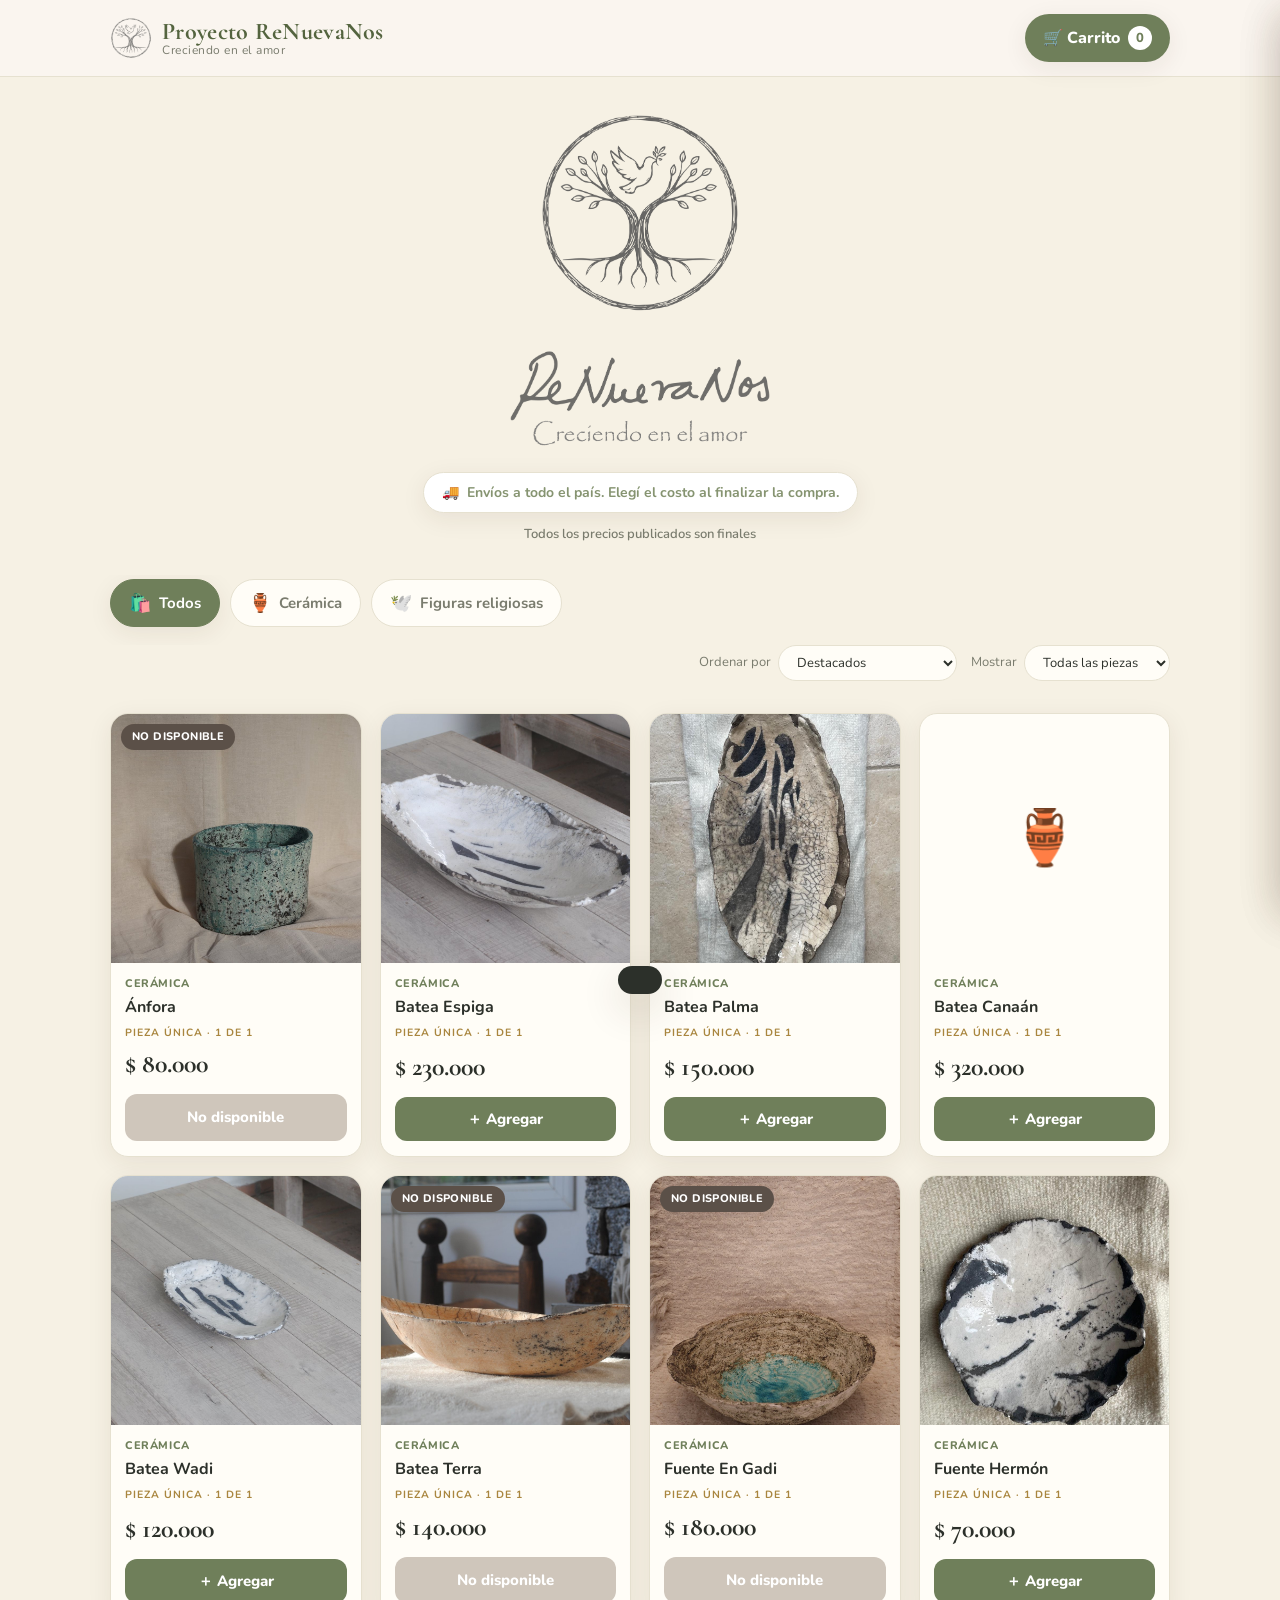
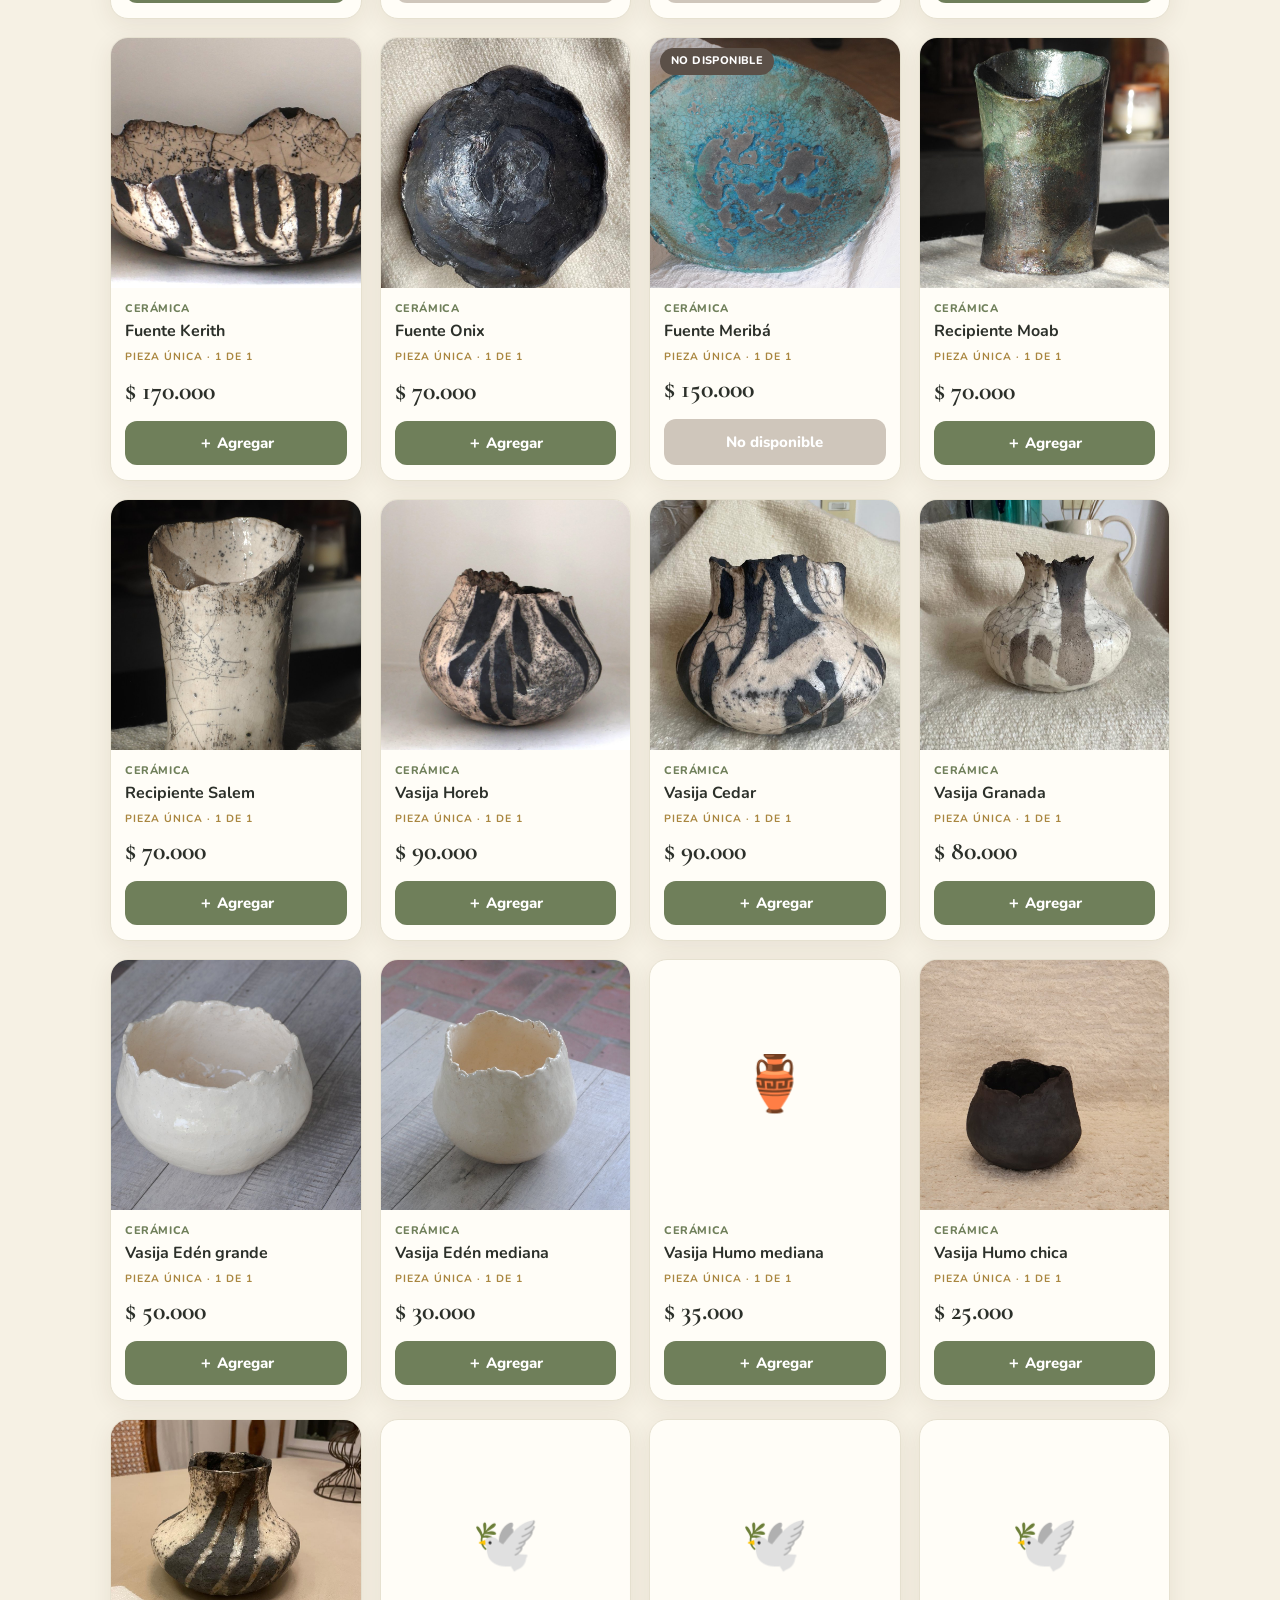
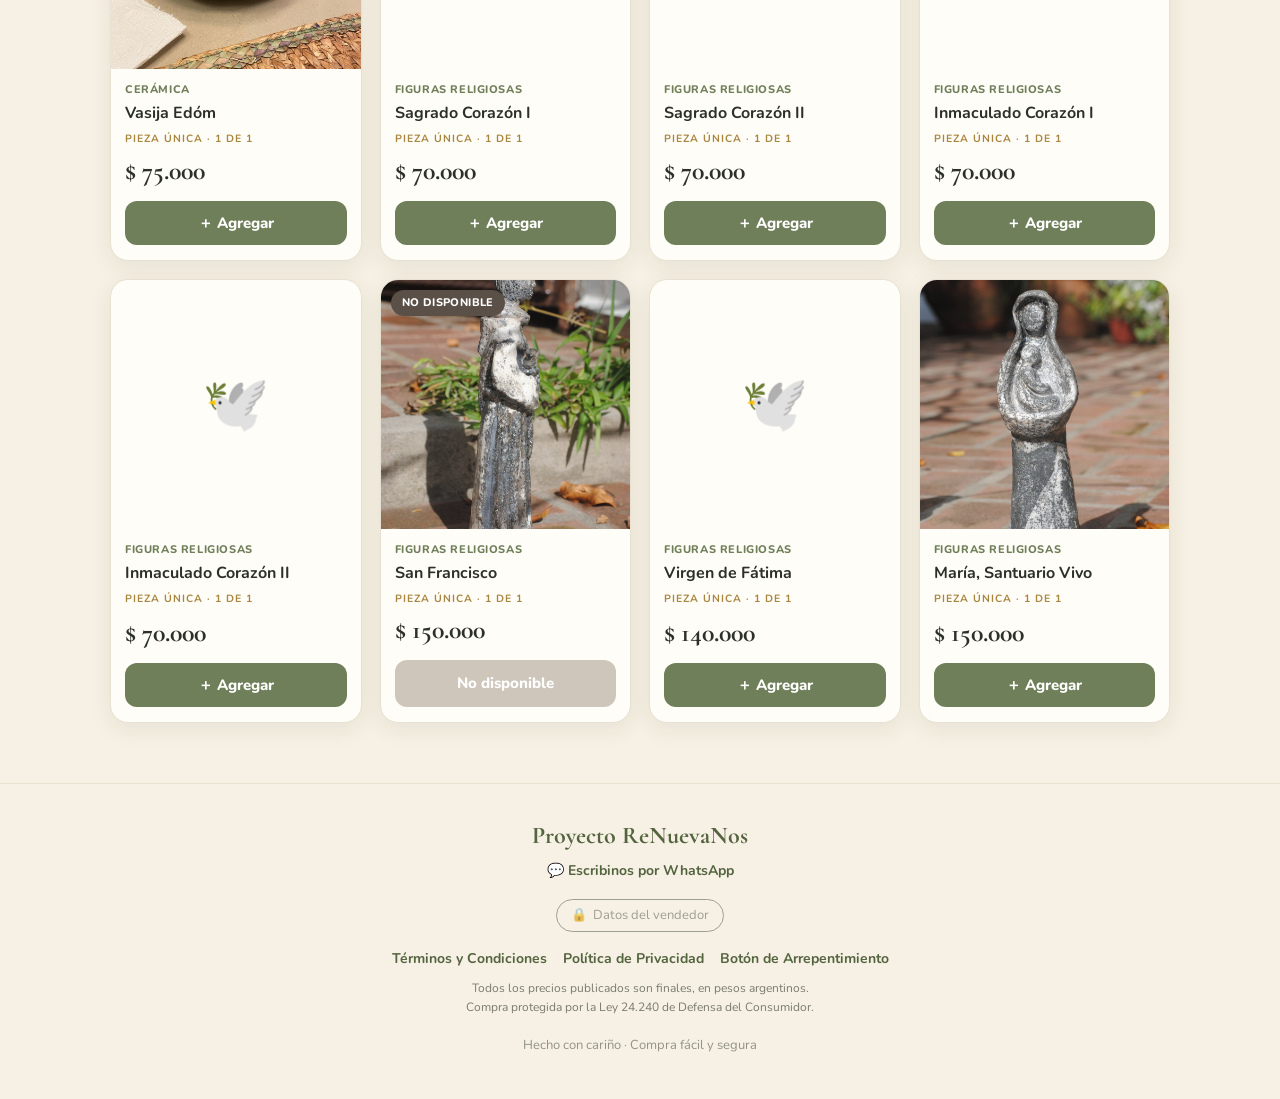
<file: index.html>
<!DOCTYPE html>
<html lang="es">
<head>
<meta charset="UTF-8">
<meta name="viewport" content="width=device-width, initial-scale=1.0">
<meta name="theme-color" content="#6f7f5a">
<title>Tienda</title>
<link rel="manifest" href="manifest.json">
<link rel="icon" href="icon-512.png">
<link href="https://fonts.googleapis.com/css2?family=Cormorant+Garamond:wght@500;600;700&family=Nunito:wght@400;500;600;700;800&display=swap" rel="stylesheet">
<link rel="stylesheet" href="legal.css">
<style>
:root{
  --bg:#f6f1e4;        /* fondo crema cálido */
  --surface:#fffdf7;
  --ink:#2c302a;        /* texto principal */
  --soft:#7a7c6e;       /* texto secundario */
  --line:#e6e1d0;
  --clay:#6f7f5a;       /* verde tallo / oliva (color principal) */
  --clay-dk:#54643f;    /* verde más oscuro */
  --sage:#869471;       /* verde salvia (secundario) */
  --gold:#c2a662;
  --ok:#3a8a52;
  --danger:#c0492f;
  --r:18px;
  --shadow:0 6px 24px rgba(60,40,20,.08);
  --shadow-lg:0 14px 40px rgba(60,40,20,.16);
}
*{box-sizing:border-box;margin:0;padding:0;-webkit-tap-highlight-color:transparent;}
html{scroll-behavior:smooth;}
body{
  background:var(--bg);color:var(--ink);
  font-family:'Nunito',system-ui,sans-serif;font-size:17px;line-height:1.5;
  overflow-x:hidden;-webkit-text-size-adjust:100%;
}
img{max-width:100%;display:block;-webkit-user-drag:none;user-select:none;-webkit-user-select:none;}
button{font-family:inherit;cursor:pointer;border:none;background:none;color:inherit;}
.serif{font-family:'Cormorant Garamond',Georgia,serif;}

/* ── LAYOUT ── */
.wrap{max-width:1100px;margin:0 auto;padding:0 20px;}

/* ── HEADER ── */
header{
  position:sticky;top:0;z-index:40;background:rgba(250,246,240,.92);
  backdrop-filter:blur(10px);border-bottom:1px solid var(--line);
}
.hbar{display:flex;align-items:center;justify-content:space-between;gap:14px;padding:14px 20px;max-width:1100px;margin:0 auto;}
.brand{display:flex;align-items:center;gap:10px;cursor:pointer;}
.brand-logo{width:42px;height:42px;flex-shrink:0;}
.brand-text{display:flex;flex-direction:column;line-height:1.05;}
.brand b{font-family:'Cormorant Garamond',serif;font-weight:700;font-size:24px;color:var(--clay-dk);letter-spacing:.3px;}
.brand span{font-size:12px;color:var(--soft);letter-spacing:.5px;}
.cart-btn{
  display:flex;align-items:center;gap:8px;background:var(--clay);color:#fff;
  font-weight:800;font-size:16px;padding:12px 18px;border-radius:50px;
  box-shadow:var(--shadow);transition:transform .15s,background .2s;
}
.cart-btn:active{transform:scale(.95);}
.cart-btn .count{
  background:#fff;color:var(--clay);min-width:24px;height:24px;border-radius:50px;
  display:inline-flex;align-items:center;justify-content:center;font-size:13px;font-weight:800;padding:0 6px;
}

/* ── HERO ── */
.hero{padding:38px 0 30px;text-align:center;}
.hero-logo{width:min(260px,66%);height:auto;margin:0 auto 6px;display:block;}
.sr-only{position:absolute;width:1px;height:1px;padding:0;margin:-1px;overflow:hidden;clip:rect(0,0,0,0);border:0;}
.hero h1{font-family:'Cormorant Garamond',serif;font-size:clamp(34px,7vw,56px);font-weight:700;color:var(--ink);line-height:1.05;}
.hero p{color:var(--soft);font-size:18px;margin-top:12px;max-width:560px;margin-left:auto;margin-right:auto;}
.hero .ship{display:inline-flex;align-items:center;gap:8px;margin-top:20px;background:#fff;border:1px solid var(--line);border-radius:50px;padding:9px 18px;font-size:14px;color:var(--sage);font-weight:700;box-shadow:var(--shadow);}
.hero .iva-note{margin-top:12px;font-size:13px;color:var(--soft);font-weight:600;}

/* ── CATEGORÍAS ── */
.cats{display:flex;gap:10px;overflow-x:auto;padding:4px 20px 18px;scrollbar-width:none;max-width:1100px;margin:0 auto;}
.cats::-webkit-scrollbar{display:none;}
.cat{
  flex-shrink:0;display:inline-flex;align-items:center;gap:8px;
  background:var(--surface);border:1.5px solid var(--line);border-radius:50px;
  padding:11px 18px;font-weight:700;font-size:15px;color:var(--soft);transition:.18s;white-space:nowrap;
}
.cat .em{font-size:18px;}
.cat:active{transform:scale(.96);}
.cat.on{background:var(--clay);border-color:var(--clay);color:#fff;box-shadow:var(--shadow);}

/* ── GRID DE PRODUCTOS ── */
.grid{display:grid;grid-template-columns:repeat(auto-fill,minmax(230px,1fr));gap:18px;padding:14px 0 60px;}
@media(max-width:520px){.grid{grid-template-columns:1fr 1fr;gap:12px;}}
.card{
  background:var(--surface);border:1px solid var(--line);border-radius:var(--r);
  overflow:hidden;display:flex;flex-direction:column;box-shadow:var(--shadow);
  transition:transform .15s,box-shadow .2s;cursor:pointer;
}
.card:active{transform:scale(.985);}
@media(hover:hover){.card:hover{transform:translateY(-3px);box-shadow:var(--shadow-lg);}}
.thumb{aspect-ratio:1/1;position:relative;overflow:hidden;}
.thumb img{width:100%;height:100%;object-fit:cover;}
.thumb .ph{width:100%;height:100%;display:flex;align-items:center;justify-content:center;font-size:54px;}
.badge{position:absolute;top:10px;left:10px;background:var(--gold);color:#fff;font-size:11px;font-weight:800;padding:5px 11px;border-radius:50px;letter-spacing:.4px;text-transform:uppercase;box-shadow:var(--shadow);}
.badge.out{background:#5b5048;}
.card-body{padding:13px 14px 15px;display:flex;flex-direction:column;flex:1;}
.card-cat{font-size:11px;font-weight:800;color:var(--clay);text-transform:uppercase;letter-spacing:.6px;}
.card-name{font-size:16px;font-weight:700;margin:4px 0 6px;line-height:1.25;}
.card-price{font-family:'Cormorant Garamond',serif;font-size:26px;font-weight:700;color:var(--ink);margin-top:auto;}
.add{
  margin-top:11px;background:var(--clay);color:#fff;font-weight:800;font-size:15px;
  padding:12px;border-radius:12px;width:100%;display:flex;align-items:center;justify-content:center;gap:7px;transition:.15s;
}
.add:active{transform:scale(.97);background:var(--clay-dk);}
.add.disabled{background:#cfc6bb;color:#fff;pointer-events:none;}

.empty{text-align:center;padding:70px 20px;color:var(--soft);}
.empty .em{font-size:50px;}

/* ── OVERLAY + PANELES ── */
.overlay{position:fixed;inset:0;background:rgba(40,28,18,.5);z-index:50;opacity:0;pointer-events:none;transition:opacity .25s;backdrop-filter:blur(2px);}
.overlay.show{opacity:1;pointer-events:auto;}

/* Carrito (panel lateral) */
.panel{
  position:fixed;top:0;right:0;height:100%;width:min(420px,100%);background:var(--bg);
  z-index:60;transform:translateX(100%);transition:transform .3s cubic-bezier(.4,0,.2,1);
  display:flex;flex-direction:column;box-shadow:var(--shadow-lg);
}
.panel.show{transform:translateX(0);}
.panel-head{display:flex;align-items:center;justify-content:space-between;padding:20px;border-bottom:1px solid var(--line);}
.panel-head h2{font-family:'Cormorant Garamond',serif;font-size:28px;font-weight:700;}
.x{width:42px;height:42px;border-radius:50%;background:var(--surface);border:1px solid var(--line);font-size:22px;color:var(--soft);display:flex;align-items:center;justify-content:center;}
.x:active{transform:scale(.92);}
.panel-body{flex:1;overflow-y:auto;padding:16px 20px;}
.panel-foot{padding:18px 20px 24px;border-top:1px solid var(--line);background:var(--surface);}

/* Item del carrito */
.ci{display:flex;gap:13px;padding:13px 0;border-bottom:1px solid var(--line);align-items:center;}
.ci-thumb{width:64px;height:64px;border-radius:12px;overflow:hidden;flex-shrink:0;background:var(--surface);display:flex;align-items:center;justify-content:center;font-size:30px;border:1px solid var(--line);}
.ci-thumb img{width:100%;height:100%;object-fit:cover;}
.ci-info{flex:1;min-width:0;}
.ci-name{font-weight:700;font-size:15px;line-height:1.2;}
.ci-price{color:var(--soft);font-size:14px;margin-top:2px;}
.qty{display:flex;align-items:center;gap:0;margin-top:8px;border:1.5px solid var(--line);border-radius:50px;width:fit-content;overflow:hidden;}
.qty button{width:34px;height:34px;font-size:20px;font-weight:800;color:var(--clay);display:flex;align-items:center;justify-content:center;}
.qty button:active{background:var(--line);}
.qty span{min-width:34px;text-align:center;font-weight:800;font-size:16px;}
.ci-remove{font-size:13px;color:var(--danger);font-weight:700;margin-top:6px;}

.totrow{display:flex;justify-content:space-between;align-items:baseline;margin-bottom:14px;}
.totrow .lbl{font-size:16px;color:var(--soft);font-weight:700;}
.totrow .val{font-family:'Cormorant Garamond',serif;font-size:34px;font-weight:700;color:var(--clay-dk);}
.btn{
  width:100%;padding:17px;border-radius:14px;font-size:18px;font-weight:800;
  display:flex;align-items:center;justify-content:center;gap:9px;transition:.15s;text-decoration:none;
}
.btn:active{transform:scale(.98);}
.btn-primary{background:var(--clay);color:#fff;box-shadow:var(--shadow);}
.btn-primary:active{background:var(--clay-dk);}
.btn-wa{background:#25d366;color:#fff;}
.btn-mp{background:#009ee3;color:#fff;}
.btn-ghost{background:var(--surface);color:var(--ink);border:1.5px solid var(--line);}
.btn + .btn{margin-top:10px;}

.cart-empty{text-align:center;padding:60px 10px;color:var(--soft);}
.cart-empty .em{font-size:54px;}

/* ── DETALLE DE PRODUCTO (modal) ── */
.modal{
  position:fixed;inset:0;z-index:60;display:flex;align-items:flex-end;justify-content:center;
  pointer-events:none;visibility:hidden;transition:visibility 0s linear .3s;
}
.modal.show{visibility:visible;transition-delay:0s;}
.modal:not(.show) .sheet{pointer-events:none;}
@media(min-width:560px){.modal{align-items:center;}}
.sheet{
  background:var(--bg);width:min(560px,100%);max-height:92vh;overflow-y:auto;
  border-radius:24px 24px 0 0;transform:translateY(100%);transition:transform .3s cubic-bezier(.4,0,.2,1);
  pointer-events:auto;box-shadow:var(--shadow-lg);
}
@media(min-width:560px){.sheet{border-radius:24px;transform:translateY(20px);opacity:0;transition:transform .3s,opacity .3s;}}
.modal.show .sheet{transform:translateY(0);opacity:1;}
.sheet-img{width:100%;min-height:240px;max-height:62vh;overflow:hidden;background:var(--surface);display:flex;align-items:center;justify-content:center;font-size:90px;position:relative;}
.sheet-img img{max-width:100%;max-height:62vh;width:auto;height:auto;object-fit:contain;}
.sheet-x{position:absolute;top:14px;right:14px;background:rgba(255,255,255,.92);}
.sheet-body{padding:22px 22px 26px;}
.sheet-body .card-cat{font-size:12px;}
.sheet-body h2{font-family:'Cormorant Garamond',serif;font-size:32px;font-weight:700;margin:6px 0 4px;line-height:1.1;}
.sheet-price{font-family:'Cormorant Garamond',serif;font-size:34px;font-weight:700;color:var(--clay-dk);margin:8px 0 14px;}
.sheet-desc{color:var(--soft);font-size:16px;line-height:1.6;margin-bottom:18px;}
.iva-tag{display:inline-block;font-size:12px;font-weight:700;color:var(--sage);background:rgba(111,127,90,.1);border-radius:50px;padding:4px 12px;margin:-6px 0 14px;}
.unica-tag{font-size:10.5px;font-weight:700;letter-spacing:1px;text-transform:uppercase;color:#a9863f;}
.card-body .unica-tag{display:block;margin:2px 0 4px;}
.toolbar{display:flex;gap:14px;flex-wrap:wrap;justify-content:flex-end;align-items:center;margin:0 0 18px;}
.tb-field{font-size:13px;color:var(--soft);display:flex;align-items:center;gap:7px;}
.tb-field select{font:inherit;font-size:13px;color:var(--ink);background:var(--surface);border:1px solid var(--line);border-radius:50px;padding:7px 14px;cursor:pointer;}
@media(max-width:520px){.toolbar{justify-content:center;}.tb-field{flex-direction:column;align-items:flex-start;gap:3px;}}
.prod-legal{background:var(--surface);border:1px solid var(--line);border-radius:12px;padding:14px 16px;margin-bottom:20px;font-size:14px;line-height:1.55;color:var(--soft);}
.prod-legal>div{margin-bottom:7px;}
.prod-legal>div:last-child{margin-bottom:0;}
.prod-legal b{color:var(--ink);font-weight:700;}
.prod-legal a{color:var(--clay-dk);font-weight:700;}
.prod-legal-wrap{margin-bottom:20px;}
.prod-legal-wrap>summary{cursor:pointer;list-style:none;font-size:13px;color:var(--soft);display:inline-flex;align-items:center;gap:6px;padding:4px 0;user-select:none;text-decoration:underline;text-underline-offset:3px;}
.prod-legal-wrap>summary::-webkit-details-marker{display:none;}
.prod-legal-wrap>summary::before{content:'ℹ️';text-decoration:none;}
.prod-legal-wrap[open]>summary{margin-bottom:10px;}
.prod-legal-wrap .prod-legal{margin-bottom:0;}
/* Confirmación de compra */
.confirm{text-align:center;padding:6px 0 4px;}
.confirm-ic{width:64px;height:64px;border-radius:50%;background:var(--ok);color:#fff;font-size:36px;display:flex;align-items:center;justify-content:center;margin:6px auto 14px;}
.confirm h3{font-family:'Cormorant Garamond',serif;font-size:28px;font-weight:700;margin-bottom:6px;}
.confirm p{color:var(--soft);font-size:15px;margin-bottom:14px;}
.confirm-num{background:var(--surface);border:1px dashed var(--line);border-radius:12px;padding:12px;font-size:15px;margin-bottom:16px;}
.confirm-num b{font-family:'Cormorant Garamond',serif;font-size:22px;color:var(--clay-dk);}
.confirm .note{text-align:left;}
.confirm-vendor{font-size:14px;color:var(--soft);margin:14px 0;line-height:1.6;}
.confirm-vendor a{color:var(--clay-dk);font-weight:700;text-decoration:none;}

/* ── CHECKOUT ── */
.field{margin-bottom:14px;}
.field label{display:block;font-weight:700;font-size:15px;margin-bottom:6px;}
.field input,.field textarea{
  width:100%;padding:14px 15px;border:1.5px solid var(--line);border-radius:12px;
  font-family:inherit;font-size:16px;background:var(--surface);color:var(--ink);
}
.field input:focus,.field textarea:focus{outline:none;border-color:var(--clay);}
.field textarea{resize:vertical;min-height:64px;}
.pay-title{font-family:'Cormorant Garamond',serif;font-size:24px;font-weight:700;margin:22px 0 6px;}
.pay-sub{color:var(--soft);font-size:14px;margin-bottom:14px;}
.ship-opts{display:flex;flex-direction:column;gap:8px;margin-bottom:14px;}
.ship-opt{display:flex;align-items:center;gap:10px;padding:13px 15px;border:1.5px solid var(--line);border-radius:12px;background:var(--surface);cursor:pointer;transition:.15s;}
.ship-opt.on{border-color:var(--clay);background:rgba(111,127,90,.08);}
.ship-opt input{width:20px;height:20px;accent-color:var(--clay);flex-shrink:0;}
.ship-opt .ship-name{flex:1;font-weight:700;font-size:15px;}
.ship-opt .ship-cost{font-weight:800;color:var(--clay-dk);white-space:nowrap;}
.totbox{background:var(--surface);border:1px solid var(--line);border-radius:14px;padding:14px 16px;margin-bottom:6px;}
.totline{display:flex;justify-content:space-between;align-items:baseline;padding:4px 0;font-size:15px;color:var(--soft);}
.totline.grand{border-top:1px solid var(--line);margin-top:6px;padding-top:10px;}
.totline.grand span:first-child{font-family:'Cormorant Garamond',serif;font-size:22px;font-weight:700;color:var(--ink);}
.totline.grand span:last-child{font-family:'Cormorant Garamond',serif;font-size:26px;font-weight:700;color:var(--clay-dk);}
.totline.grand small{font-size:13px;color:var(--soft);font-family:'Nunito',sans-serif;font-weight:600;}
.note{background:#fff;border:1px solid var(--line);border-radius:14px;padding:16px;font-size:15px;color:var(--soft);margin-top:14px;line-height:1.55;}
.note b{color:var(--ink);}
.note .copy{margin-top:6px;display:inline-block;background:var(--bg);border:1px solid var(--line);border-radius:8px;padding:6px 12px;font-weight:800;color:var(--clay-dk);font-size:15px;}

/* ── TOAST ── */
.toast{
  position:fixed;left:50%;bottom:26px;transform:translateX(-50%) translateY(120px);
  background:var(--ink);color:#fff;padding:14px 22px;border-radius:50px;font-weight:700;font-size:15px;
  z-index:90;box-shadow:var(--shadow-lg);transition:transform .3s;display:flex;align-items:center;gap:8px;max-width:90%;
}
.toast.show{transform:translateX(-50%) translateY(0);}

/* ── FOOTER ── */
footer{border-top:1px solid var(--line);padding:34px 20px 44px;text-align:center;color:var(--soft);font-size:14px;}
footer a{color:var(--clay-dk);font-weight:700;text-decoration:none;}
footer .fbrand{font-family:'Cormorant Garamond',serif;font-size:24px;color:var(--clay-dk);font-weight:700;margin-bottom:6px;}
footer .privacy{max-width:560px;margin:18px auto 0;text-align:left;background:var(--surface);border:1px solid var(--line);border-radius:14px;overflow:hidden;}
footer .privacy summary{cursor:pointer;list-style:none;padding:14px 18px;font-weight:700;color:var(--clay-dk);text-align:center;font-size:15px;}
footer .privacy summary::-webkit-details-marker{display:none;}
footer .privacy[open] summary{border-bottom:1px solid var(--line);}
footer .privacy-body{padding:16px 18px;font-size:14px;line-height:1.6;color:var(--soft);}
footer .privacy-body b{color:var(--ink);}
footer .privacy-body ul{margin:8px 0 0;padding-left:18px;}
footer .privacy-body li{margin-bottom:6px;}
</style>
</head>
<body>

<header>
  <div class="hbar">
    <div class="brand" onclick="scrollTop()">
      <img class="brand-logo" src="logo-mini.png" alt="">
      <div class="brand-text">
        <b id="brandName">Tienda</b>
        <span id="brandSlogan"></span>
      </div>
    </div>
    <button class="cart-btn" onclick="openCart()" aria-label="Ver carrito">
      🛒 Carrito <span class="count" id="cartCount">0</span>
    </button>
  </div>
</header>

<main>
  <section class="hero wrap">
    <img class="hero-logo" src="logo.png" alt="Proyecto ReNuevaNos — Creciendo en el amor">
    <h1 id="heroTitle" class="sr-only">Tienda</h1>
    <p id="heroText" class="sr-only"></p>
    <div class="ship" id="shipBox">🚚 <span id="shipText"></span></div>
    <p class="iva-note">Todos los precios publicados son finales</p>
  </section>

  <div class="cats" id="cats"></div>

  <div class="wrap">
    <div class="toolbar" id="toolbar"></div>
    <div class="grid" id="grid"></div>
  </div>
</main>

<footer>
  <div class="fbrand" id="footBrand">Tienda</div>
  <div id="footContact"></div>
  <div class="pie-legal" id="pie-legal"></div>
  <div style="margin-top:18px;font-size:13px;opacity:.8;">Hecho con cariño · Compra fácil y segura</div>
</footer>

<!-- Overlay -->
<div class="overlay" id="overlay" onclick="closeAll()"></div>

<!-- Carrito -->
<aside class="panel" id="cartPanel" aria-label="Carrito de compras">
  <div class="panel-head">
    <h2>Tu carrito</h2>
    <button class="x" onclick="closeAll()" aria-label="Cerrar">✕</button>
  </div>
  <div class="panel-body" id="cartBody"></div>
  <div class="panel-foot" id="cartFoot"></div>
</aside>

<!-- Detalle de producto -->
<div class="modal" id="prodModal">
  <div class="sheet" id="prodSheet"></div>
</div>

<!-- Checkout -->
<aside class="panel" id="checkoutPanel" aria-label="Finalizar compra">
  <div class="panel-head">
    <button class="x" onclick="openCart()" aria-label="Volver">‹</button>
    <h2>Tus datos</h2>
    <button class="x" onclick="closeAll()" aria-label="Cerrar">✕</button>
  </div>
  <div class="panel-body" id="checkoutBody"></div>
</aside>

<div class="toast" id="toast"></div>

<script src="productos.js"></script>
<script src="pie-legal.js"></script>
<script>
/* ============================ ESTADO ============================ */
let cart = {};           // { idProducto: cantidad }
let activeCat = "todos";
let sortBy = "destacados";
let availFilter = "todos";
let selectedShip = 0;    // opción de envío elegida en el checkout

try { cart = JSON.parse(localStorage.getItem("cart")||"{}"); } catch(e){ cart = {}; }

const money = n => CONFIG.moneda + " " + Number(n).toLocaleString("es-AR");
const hasPrice   = p => typeof p.precio === "number" && p.precio > 0;
const priceLabel = p => hasPrice(p) ? money(p.precio) : "Consultar";
const soldOut    = p => !!(p.vendida || p.agotado);
const unavailable= p => p.disponible === false;

/* Disuasivo suave contra copia de imágenes (bloquea clic derecho y arrastre
   sobre las fotos). No es infalible —nada en la web lo es— pero desalienta
   la copia casual. La protección real de fondo es la marca de agua. */
document.addEventListener("contextmenu", e => { if(e.target && e.target.tagName === "IMG") e.preventDefault(); });
document.addEventListener("dragstart",  e => { if(e.target && e.target.tagName === "IMG") e.preventDefault(); });
const byId  = id => PRODUCTOS.find(p => p.id == id);
const catName = id => (CATEGORIAS.find(c=>c.id===id)||{}).nombre || "";
const catEmoji = id => (CATEGORIAS.find(c=>c.id===id)||{}).emoji || "✨";

/* Emoji de relleno cuando no hay foto */
function placeholder(p){ return catEmoji(p.categoria); }

/* Datos legales (con valores por defecto si faltan) */
function legalInfo(key){
  const l = CONFIG.legal || {};
  if(key==="plazoEntrega")  return l.plazoEntrega || "Entre 3 y 10 días hábiles según la zona.";
  if(key==="garantiaMeses") return (l.garantiaMeses!=null ? l.garantiaMeses : 6);
  return l[key] || "";
}

/* ============================ INICIO ============================ */
function init(){
  document.getElementById("brandName").textContent  = CONFIG.nombre;
  document.getElementById("footBrand").textContent  = CONFIG.nombre;
  document.getElementById("brandSlogan").textContent= CONFIG.eslogan;
  document.getElementById("heroTitle").textContent  = CONFIG.nombre;
  document.getElementById("heroText").textContent   = CONFIG.eslogan;
  document.title = CONFIG.nombre;
  if(CONFIG.envioTexto){ document.getElementById("shipText").textContent = CONFIG.envioTexto; }
  else { document.getElementById("shipBox").style.display="none"; }

  // contacto en el footer
  let fc = [];
  if(CONFIG.whatsapp) fc.push(`<a href="https://wa.me/${CONFIG.whatsapp}" target="_blank">💬 Escribinos por WhatsApp</a>`);
  if(CONFIG.instagram) fc.push(`<a href="${CONFIG.instagram}" target="_blank">📷 Instagram</a>`);
  document.getElementById("footContact").innerHTML = fc.join(" &nbsp;·&nbsp; ");

  renderCats();
  renderToolbar();
  renderGrid();
  updateCartCount();
}

/* ============================ CATEGORÍAS ============================ */
function renderCats(){
  const el = document.getElementById("cats");
  let html = `<button class="cat ${activeCat==='todos'?'on':''}" onclick="setCat('todos')"><span class="em">🛍️</span>Todos</button>`;
  CATEGORIAS.forEach(c=>{
    const has = PRODUCTOS.some(p=>p.categoria===c.id);
    if(!has) return;
    html += `<button class="cat ${activeCat===c.id?'on':''}" onclick="setCat('${c.id}')"><span class="em">${c.emoji}</span>${c.nombre}</button>`;
  });
  el.innerHTML = html;
}
function setCat(id){ activeCat = id; renderCats(); renderGrid(); }

/* ============================ FILTROS Y ORDEN ============================ */
function renderToolbar(){
  document.getElementById("toolbar").innerHTML = `
    <label class="tb-field">Ordenar por
      <select onchange="setSort(this.value)">
        <option value="destacados">Destacados</option>
        <option value="precio-asc">Precio: menor a mayor</option>
        <option value="precio-desc">Precio: mayor a menor</option>
        <option value="nombre">Nombre (A–Z)</option>
      </select>
    </label>
    <label class="tb-field">Mostrar
      <select onchange="setAvail(this.value)">
        <option value="todos">Todas las piezas</option>
        <option value="disponibles">Solo disponibles</option>
        <option value="nodisponibles">No disponibles</option>
      </select>
    </label>`;
}
function setSort(v){ sortBy = v; renderGrid(); }
function setAvail(v){ availFilter = v; renderGrid(); }
function esDisponible(p){ return !soldOut(p) && !unavailable(p); }

function listaVisible(){
  let list = PRODUCTOS.filter(p => activeCat==="todos" || p.categoria===activeCat);
  if(availFilter==="disponibles")     list = list.filter(esDisponible);
  else if(availFilter==="nodisponibles") list = list.filter(p => !esDisponible(p));
  list = list.slice();
  if(sortBy==="precio-asc" || sortBy==="precio-desc"){
    list.sort((a,b)=>{
      const pa=hasPrice(a), pb=hasPrice(b);
      if(pa!==pb) return pa ? -1 : 1;               // los que tienen precio, primero
      if(!pa) return 0;
      return (a.precio - b.precio) * (sortBy==="precio-desc" ? -1 : 1);
    });
  } else if(sortBy==="nombre"){
    list.sort((a,b)=> a.nombre.localeCompare(b.nombre, "es"));
  } else { // destacados primero
    list.sort((a,b)=> (a.destacado?0:1) - (b.destacado?0:1));
  }
  return list;
}

/* ============================ GRID ============================ */
function renderGrid(){
  const el = document.getElementById("grid");
  const list = listaVisible();
  if(!list.length){ el.innerHTML = `<div class="empty"><div class="em">🍃</div><p>No hay piezas que coincidan con este filtro.</p></div>`; return; }
  el.innerHTML = list.map(p => {
    const img = p.foto ? `<img src="${p.foto}" alt="${escapeHtml(p.nombre)}" loading="lazy">` : `<div class="ph">${placeholder(p)}</div>`;
    let badge = "";
    if(soldOut(p)) badge = `<span class="badge out">Vendida</span>`;
    else if(unavailable(p)) badge = `<span class="badge out">No disponible</span>`;
    else if(p.destacado) badge = `<span class="badge">Destacado</span>`;
    let addBtn;
    if(soldOut(p))          addBtn = `<div class="add disabled">Vendida</div>`;
    else if(unavailable(p)) addBtn = `<div class="add disabled">No disponible</div>`;
    else if(!hasPrice(p))   addBtn = `<button class="add" onclick="event.stopPropagation();consultar(${p.id})">💬 Consultar</button>`;
    else                    addBtn = `<button class="add" onclick="event.stopPropagation();addToCart(${p.id})">＋ Agregar</button>`;
    const unicaTag = p.unica ? `<div class="unica-tag">Pieza única · 1 de 1</div>` : "";
    return `
      <article class="card" onclick="openProduct(${p.id})">
        <div class="thumb">${img}${badge}</div>
        <div class="card-body">
          <div class="card-cat">${catName(p.categoria)}</div>
          <div class="card-name">${escapeHtml(p.nombre)}</div>
          ${unicaTag}
          <div class="card-price">${priceLabel(p)}</div>
          ${addBtn}
        </div>
      </article>`;
  }).join("");
}

/* ============================ DETALLE ============================ */
function openProduct(id){
  const p = byId(id); if(!p) return;
  const img = p.foto ? `<img src="${p.foto}" alt="${escapeHtml(p.nombre)}">` : placeholder(p);
  let badge = soldOut(p) ? `<span class="badge out" style="position:static;display:inline-block;margin-bottom:8px;">Vendida</span>`
            : unavailable(p) ? `<span class="badge out" style="position:static;display:inline-block;margin-bottom:8px;">No disponible</span>`
            : p.destacado ? `<span class="badge" style="position:static;display:inline-block;margin-bottom:8px;">Destacado</span>` : "";
  let addBtn;
  if(soldOut(p))          addBtn = `<div class="btn btn-ghost" style="opacity:.6;">Pieza vendida</div>`;
  else if(unavailable(p)) addBtn = `<div class="btn btn-ghost" style="opacity:.6;">No disponible por ahora</div>`;
  else if(!hasPrice(p))   addBtn = `<button class="btn btn-primary" onclick="consultar(${p.id})">💬 Consultar precio por WhatsApp</button>`;
  else                    addBtn = `<button class="btn btn-primary" onclick="addToCart(${p.id});closeAll();openCart();">🛒 Agregar al carrito</button>`;
  const consultBtn = (soldOut(p) || unavailable(p))
    ? `<button class="btn btn-ghost" style="margin-top:10px;" onclick="consultarStock(${p.id})">💬 Consultar pieza a pedido</button>`
    : `<button class="btn btn-ghost" style="margin-top:10px;" onclick="consultarStock(${p.id})">💬 Consultar disponibilidad</button>`;
  const unicaTag = p.unica ? `<span class="unica-tag" style="display:inline-block;margin-bottom:6px;">Pieza única · 1 de 1 · Raku</span>` : "";
  document.getElementById("prodSheet").innerHTML = `
    <div class="sheet-img">${img}<button class="x sheet-x" onclick="closeAll()" aria-label="Cerrar">✕</button></div>
    <div class="sheet-body">
      <div class="card-cat">${catName(p.categoria)}</div>
      <h2>${escapeHtml(p.nombre)}</h2>
      ${unicaTag}
      ${badge}
      <div class="sheet-price">${priceLabel(p)}</div>
      ${hasPrice(p) ? `<div class="iva-tag">Precio final</div>` : ""}
      <p class="sheet-desc">${escapeHtml(p.descripcion||"")}</p>
      <details class="prod-legal-wrap">
        <summary>Envío, devoluciones y garantía</summary>
        <div class="prod-legal">
          <div>📦 <b>Entrega estimada:</b> ${escapeHtml(legalInfo("plazoEntrega"))}</div>
          <div>🔄 <b>Devoluciones:</b> tenés 10 días corridos desde que la recibís para arrepentirte, sin dar explicaciones. <a href="terminos-y-condiciones.html" target="_blank">Ver Términos</a></div>
          <div>✅ <b>Garantía legal:</b> ${escapeHtml(String(legalInfo("garantiaMeses")))} meses por defectos ocultos o de origen. Las características artesanales (craquelé, variaciones de color, textura y forma) no se consideran defectos. <a href="terminos-y-condiciones.html" target="_blank">Ver Términos</a></div>
        </div>
      </details>
      ${addBtn}
      ${consultBtn}
    </div>`;
  document.getElementById("overlay").classList.add("show");
  document.getElementById("prodModal").classList.add("show");
}

/* ============================ CARRITO ============================ */
function addToCart(id){
  const p = byId(id); if(!p || soldOut(p) || unavailable(p) || !hasPrice(p)) return;
  if(p.unica && (cart[id]||0) >= 1){ toast("Es una pieza única (1 de 1) 🌿"); return; }
  cart[id] = (cart[id]||0) + 1;
  saveCart(); updateCartCount(); toast(`✓ ${p.nombre} agregado`);
}
function changeQty(id, delta){
  const p = byId(id);
  if(delta > 0 && p && p.unica && (cart[id]||0) >= 1){ toast("Es una pieza única (1 de 1) 🌿"); return; }
  cart[id] = (cart[id]||0) + delta;
  if(cart[id] <= 0) delete cart[id];
  saveCart(); updateCartCount(); renderCart();
}
/* Consultar por WhatsApp una pieza sin precio publicado */
function consultar(id){
  const p = byId(id); if(!p) return;
  const txt = `¡Hola! Me interesa la pieza *${p.nombre}*. ¿Me podrías pasar el precio y si está disponible? ¡Gracias!`;
  window.open(waLink(txt), "_blank");
}
/* Consultar por disponibilidad/stock (o pieza a pedido si ya no está) */
function consultarStock(id){
  const p = byId(id); if(!p) return;
  const txt = (soldOut(p) || unavailable(p))
    ? `¡Hola! Vi la pieza *${p.nombre}* en la tienda. ¿Podrías hacer una similar a pedido? ¡Gracias!`
    : `¡Hola! Quería consultar por la pieza *${p.nombre}*. ¿Sigue disponible? ¡Gracias!`;
  window.open(waLink(txt), "_blank");
}
function removeItem(id){ delete cart[id]; saveCart(); updateCartCount(); renderCart(); }
function saveCart(){ localStorage.setItem("cart", JSON.stringify(cart)); }
function cartItems(){ return Object.keys(cart).map(id=>({p:byId(id),q:cart[id]})).filter(x=>x.p); }
function cartTotal(){ return cartItems().reduce((s,x)=>s + x.p.precio*x.q, 0); }
function cartQty(){ return cartItems().reduce((s,x)=>s + x.q, 0); }
function updateCartCount(){ document.getElementById("cartCount").textContent = cartQty(); }

function renderCart(){
  const body = document.getElementById("cartBody");
  const foot = document.getElementById("cartFoot");
  const items = cartItems();
  if(!items.length){
    body.innerHTML = `<div class="cart-empty"><div class="em">🛒</div><p style="margin-top:10px;">Tu carrito está vacío.</p><p style="font-size:14px;margin-top:6px;">Agregá productos para empezar.</p></div>`;
    foot.innerHTML = `<button class="btn btn-ghost" onclick="closeAll()">Seguir mirando</button>`;
    return;
  }
  body.innerHTML = items.map(({p,q})=>{
    const img = p.foto ? `<img src="${p.foto}" alt="">` : placeholder(p);
    return `
    <div class="ci">
      <div class="ci-thumb">${img}</div>
      <div class="ci-info">
        <div class="ci-name">${escapeHtml(p.nombre)}</div>
        <div class="ci-price">${money(p.precio)} c/u</div>
        <div class="qty">
          <button onclick="changeQty(${p.id},-1)" aria-label="Restar">−</button>
          <span>${q}</span>
          <button onclick="changeQty(${p.id},1)" aria-label="Sumar">＋</button>
        </div>
        <div class="ci-remove" onclick="removeItem(${p.id})">🗑 Quitar</div>
      </div>
      <div style="font-weight:800;white-space:nowrap;">${money(p.precio*q)}</div>
    </div>`;
  }).join("");
  foot.innerHTML = `
    <div class="totrow"><span class="lbl">Total</span><span class="val">${money(cartTotal())}</span></div>
    <button class="btn btn-primary" onclick="openCheckout()">Finalizar compra →</button>`;
}

/* ============================ CHECKOUT ============================ */
/* ── Envíos ── */
function shipOptions(){
  return (CONFIG.envios && CONFIG.envios.length) ? CONFIG.envios
       : [{ nombre:"A coordinar por WhatsApp", costo:null }];
}
function shipSel(){ return shipOptions()[selectedShip] || shipOptions()[0]; }
function shipIsTBD(){ const o=shipSel(); return !o || o.costo==null; }
function shipCost(){ const o=shipSel(); return (o && typeof o.costo==="number") ? o.costo : 0; }
function grandTotal(){ return cartTotal() + shipCost(); }
function setShip(i){ selectedShip = i; renderShipBlock(); }

function renderShipBlock(){
  const opts = shipOptions().map((o,i)=>{
    const costo = o.costo==null ? "a coordinar" : (o.costo===0 ? "sin cargo" : money(o.costo));
    return `<label class="ship-opt ${i===selectedShip?'on':''}">
      <input type="radio" name="ship" ${i===selectedShip?'checked':''} onchange="setShip(${i})">
      <span class="ship-name">${escapeHtml(o.nombre)}</span>
      <span class="ship-cost">${costo}</span>
    </label>`;
  }).join("");
  const totalTxt = shipIsTBD() ? `${money(cartTotal())} <small>+ envío</small>` : money(grandTotal());
  document.getElementById("shipBlock").innerHTML = `
    <div class="pay-title" style="margin-top:0;">Envío</div>
    <div class="ship-opts">${opts}</div>
    <div class="totbox">
      <div class="totline"><span>Productos</span><span>${money(cartTotal())}</span></div>
      <div class="totline"><span>Envío</span><span>${shipIsTBD() ? "a coordinar" : money(shipCost())}</span></div>
      <div class="totline grand"><span>Total</span><span>${totalTxt}</span></div>
    </div>`;
}

function openCheckout(){
  if(!cartItems().length) return;
  selectedShip = 0;
  const hasMP = !!(CONFIG.mercadoPagoLink && CONFIG.mercadoPagoLink.trim());
  const hasTransfer = !!(CONFIG.transferencia && CONFIG.transferencia.alias && CONFIG.transferencia.alias.trim() && CONFIG.transferencia.alias!=="TU.ALIAS.MP");

  let pays = `
    <button class="btn btn-wa" onclick="finish('whatsapp')">💬 Hacer el pedido por WhatsApp</button>`;
  if(hasMP) pays += `<button class="btn btn-mp" onclick="finish('mp')">💳 Pagar con tarjeta (Mercado Pago)</button>`;
  if(hasTransfer) pays += `<button class="btn btn-ghost" onclick="finish('transfer')">🏦 Pagar por transferencia</button>`;

  document.getElementById("checkoutBody").innerHTML = `
    <div id="shipBlock"></div>
    <p class="pay-sub">Completá tus datos para el envío.</p>
    <div class="field"><label>Tu nombre y apellido *</label><input id="ckNombre" type="text" placeholder="Ej: María González" autocomplete="name"></div>
    <div class="field"><label>Tu teléfono / WhatsApp *</label><input id="ckTel" type="tel" placeholder="Ej: 11 2233 4455" autocomplete="tel"></div>
    <div class="field"><label>Dirección y localidad de envío</label><input id="ckDir" type="text" placeholder="Calle, número, ciudad, provincia" autocomplete="street-address"></div>
    <div class="field"><label>¿Algo más que quieras aclarar?</label><textarea id="ckNota" placeholder="Comentarios sobre tu pedido (opcional)"></textarea></div>

    <div class="pay-title">¿Cómo querés pagar?</div>
    <p class="pay-sub">Elegí la opción que más te guste. Si tenés dudas, escribinos y te ayudamos.</p>
    ${pays}
    <div id="ckExtra"></div>
  `;
  renderShipBlock();
  document.getElementById("cartPanel").classList.remove("show");
  document.getElementById("overlay").classList.add("show");
  document.getElementById("checkoutPanel").classList.add("show");
}

function genOrderNum(){
  const d = new Date(), p = n => String(n).padStart(2,"0");
  const ymd = `${String(d.getFullYear()).slice(2)}${p(d.getMonth()+1)}${p(d.getDate())}`;
  return `RN-${ymd}-${Math.floor(1000 + Math.random()*9000)}`;
}

function buildOrderText(orderNum){
  const items = cartItems();
  const datos = {
    nombre: (document.getElementById("ckNombre")||{}).value || "",
    tel:    (document.getElementById("ckTel")||{}).value || "",
    dir:    (document.getElementById("ckDir")||{}).value || "",
    nota:   (document.getElementById("ckNota")||{}).value || "",
  };
  let t = `*Nuevo pedido — ${CONFIG.nombre}*\n`;
  if(orderNum) t += `Orden Nº ${orderNum}\n`;
  t += `\n`;
  items.forEach(({p,q})=>{ t += `• ${q} x ${p.nombre} — ${money(p.precio*q)}\n`; });
  const o = shipSel();
  t += `\nProductos: ${money(cartTotal())}\n`;
  t += `Envío (${o.nombre}): ${shipIsTBD() ? "a coordinar" : money(shipCost())}\n`;
  t += shipIsTBD()
     ? `*Total: ${money(cartTotal())} + envío a coordinar*\n\n`
     : `*Total: ${money(grandTotal())}*\n\n`;
  if(datos.nombre) t += `👤 ${datos.nombre}\n`;
  if(datos.tel)    t += `📞 ${datos.tel}\n`;
  if(datos.dir)    t += `📍 ${datos.dir}\n`;
  if(datos.nota)   t += `📝 ${datos.nota}\n`;
  return {t, datos};
}

/* Arma el enlace de WhatsApp codificando el texto de forma segura,
   para que cualquier carácter que escriba el comprador no rompa ni
   se "cuele" en el enlace. */
function waLink(text){
  return `https://wa.me/${encodeURIComponent(CONFIG.whatsapp)}?text=` + encodeURIComponent(text);
}

function finish(method){
  // validación mínima
  const nombre = (document.getElementById("ckNombre")||{}).value.trim();
  const tel = (document.getElementById("ckTel")||{}).value.trim();
  if(!nombre || !tel){
    toast("Por favor completá tu nombre y teléfono");
    if(!nombre) document.getElementById("ckNombre").focus();
    else document.getElementById("ckTel").focus();
    return;
  }
  const orderNum = genOrderNum();
  const { t } = buildOrderText(orderNum);

  if(method==="whatsapp"){
    window.open(waLink(t), "_blank");
    showConfirmation(orderNum, t);
  }
  else if(method==="mp"){
    // Abrimos el link de pago de Mercado Pago y mandamos el detalle por WhatsApp
    window.open(CONFIG.mercadoPagoLink, "_blank");
    document.getElementById("ckExtra").innerHTML = `
      <div class="note">
        <b>Pago con tarjeta (Mercado Pago)</b> — Orden Nº <b>${orderNum}</b><br>
        Se abrió la página de pago en otra pestaña. Una vez que pagues, avisanos por WhatsApp con el comprobante para coordinar el envío.<br><br>
        <a class="btn btn-wa" href="${waLink(t + '\n\n(Pago con tarjeta por Mercado Pago)')}" target="_blank" style="margin-top:4px;">💬 Avisar el pago por WhatsApp</a>
      </div>
      ${arrepentimientoNota()}`;
    document.getElementById("ckExtra").scrollIntoView({behavior:"smooth",block:"center"});
  }
  else if(method==="transfer"){
    const tr = CONFIG.transferencia;
    document.getElementById("ckExtra").innerHTML = `
      <div class="note">
        <b>Datos para la transferencia</b> — Orden Nº <b>${orderNum}</b><br><br>
        Alias: <span class="copy">${tr.alias}</span><br>
        ${tr.cbu ? `CBU/CVU: <span class="copy">${tr.cbu}</span><br>`:""}
        ${tr.titular ? `Titular: <b>${tr.titular}</b><br>`:""}
        Monto: <span class="copy">${shipIsTBD() ? money(cartTotal())+" + envío (a coordinar)" : money(grandTotal())}</span><br><br>
        Cuando hagas la transferencia, mandanos el comprobante por WhatsApp y coordinamos el envío.<br><br>
        <a class="btn btn-wa" href="${waLink(t + '\n\n(Pago por transferencia)')}" target="_blank" style="margin-top:4px;">💬 Enviar comprobante por WhatsApp</a>
      </div>
      ${arrepentimientoNota()}`;
    document.getElementById("ckExtra").scrollIntoView({behavior:"smooth",block:"center"});
  }
}

/* Recordatorio del derecho de arrepentimiento (Ley 24.240) */
function arrepentimientoNota(){
  return `<div class="note" style="margin-top:10px;">
    <b>Tu derecho de arrepentimiento:</b> tenés 10 días corridos desde que recibís el
    producto para arrepentirte, sin dar explicaciones.
    <a href="boton-de-arrepentimiento.html" target="_blank">Más información</a>.
  </div>`;
}

/* Pantalla de confirmación de compra (Ley 24.240) */
function showConfirmation(orderNum, t){
  const email = legalInfo("email");
  const wa = CONFIG.whatsapp ? `<a href="https://wa.me/${encodeURIComponent(CONFIG.whatsapp)}" target="_blank">WhatsApp</a>` : "";
  const mail = email ? ` · <a href="mailto:${email}">${email}</a>` : "";
  document.getElementById("checkoutBody").innerHTML = `
    <div class="confirm">
      <div class="confirm-ic">✓</div>
      <h3>¡Gracias por tu pedido!</h3>
      <p>Te abrimos WhatsApp para confirmarlo. Si no se abrió,
         <a href="${waLink(t)}" target="_blank">tocá acá</a>.</p>
      <div class="confirm-num">Tu número de orden:<br><b>${orderNum}</b></div>
      ${arrepentimientoNota()}
      <div class="confirm-vendor">
        Vendedor: <b>${escapeHtml(legalInfo("titular") || CONFIG.nombre)}</b><br>
        Contacto: ${wa}${mail}
      </div>
      <button class="btn btn-primary" onclick="finishDone()">Seguir comprando</button>
    </div>`;
  document.getElementById("checkoutBody").scrollTop = 0;
}

function finishDone(){
  cart = {}; saveCart(); updateCartCount();
  closeAll(); renderGrid();
}

/* ============================ UI HELPERS ============================ */
function openCart(){ renderCart(); closePanels(); document.getElementById("overlay").classList.add("show"); document.getElementById("cartPanel").classList.add("show"); }
function closePanels(){
  document.getElementById("cartPanel").classList.remove("show");
  document.getElementById("checkoutPanel").classList.remove("show");
  document.getElementById("prodModal").classList.remove("show");
}
function closeAll(){ closePanels(); document.getElementById("overlay").classList.remove("show"); }
function scrollTop(){ window.scrollTo({top:0,behavior:"smooth"}); }

let toastTimer;
function toast(msg){
  const el = document.getElementById("toast");
  el.textContent = msg; el.classList.add("show");
  clearTimeout(toastTimer);
  toastTimer = setTimeout(()=>el.classList.remove("show"), 2600);
}
function escapeHtml(s){ return String(s).replace(/[&<>"']/g,c=>({"&":"&amp;","<":"&lt;",">":"&gt;",'"':"&quot;","'":"&#39;"}[c])); }

document.addEventListener("keydown",e=>{ if(e.key==="Escape") closeAll(); });

init();
</script>
</body>
</html>
</file>
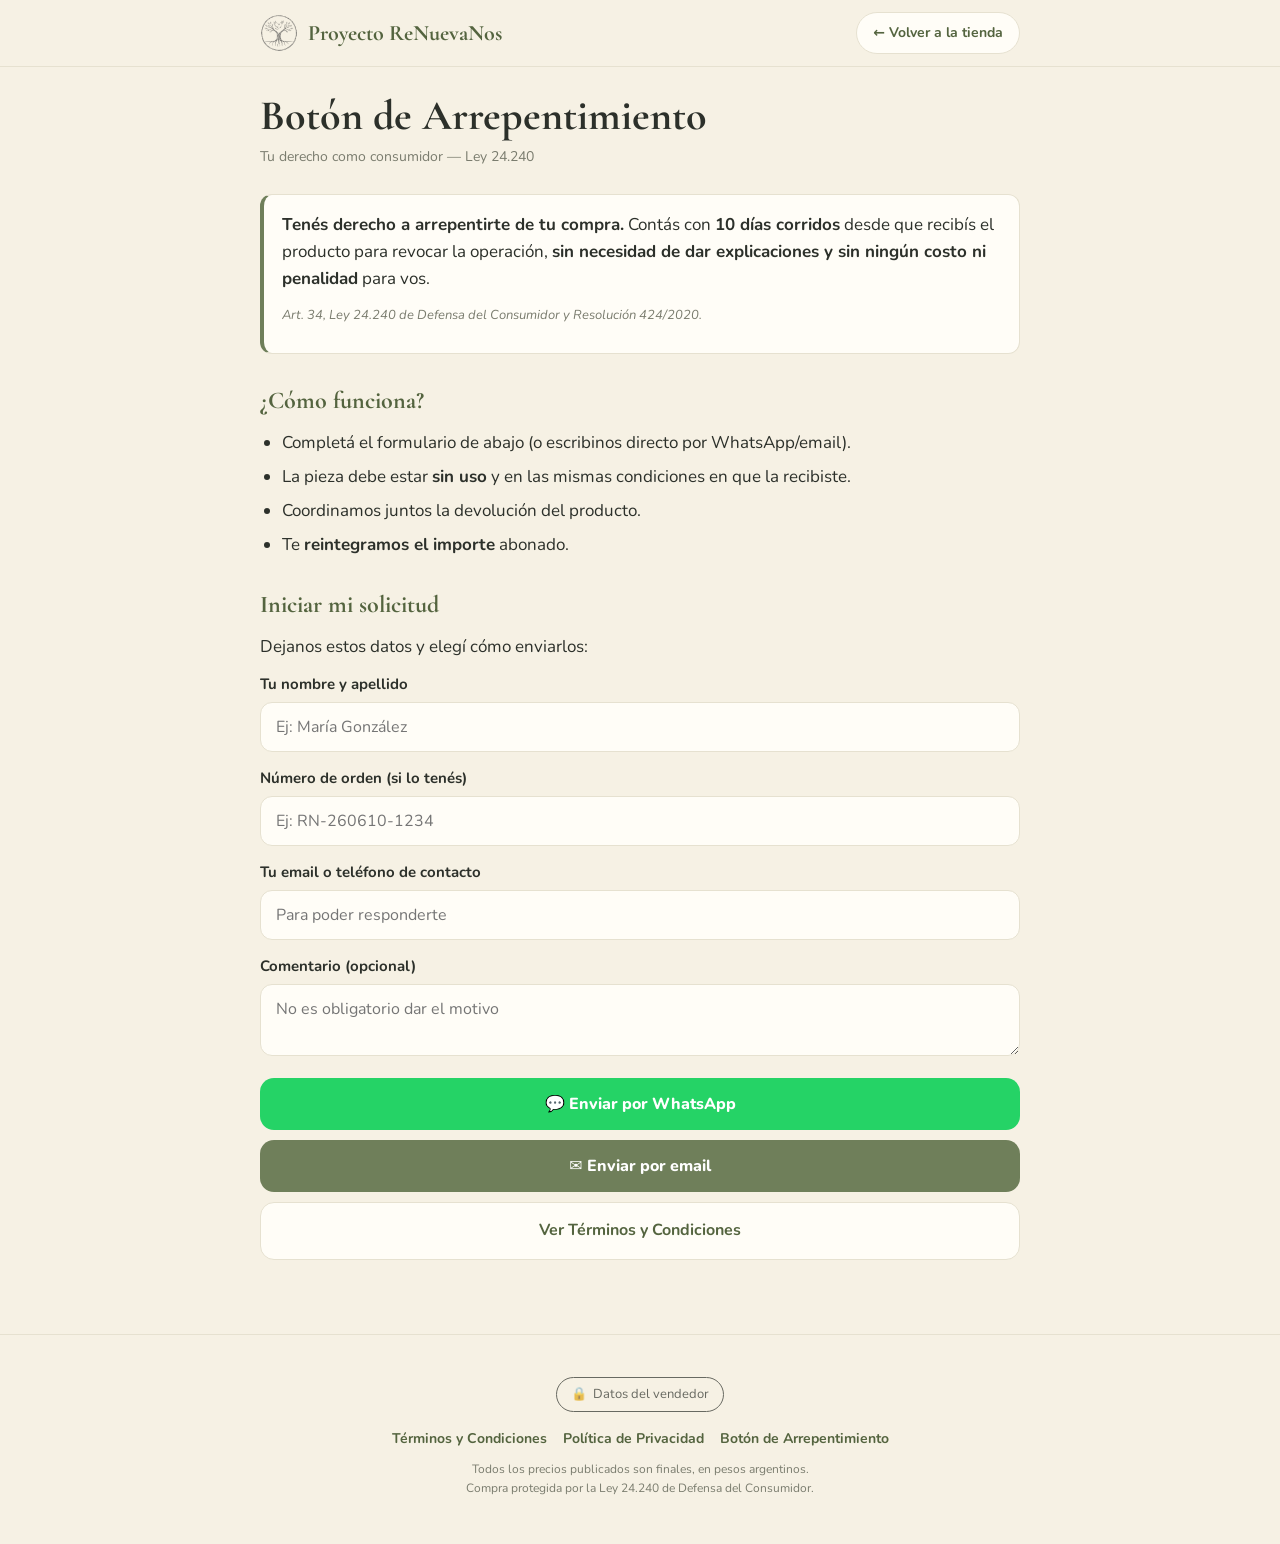
<file: boton-de-arrepentimiento.html>
<!DOCTYPE html>
<html lang="es">
<head>
<meta charset="UTF-8">
<meta name="viewport" content="width=device-width, initial-scale=1.0">
<meta name="theme-color" content="#6f7f5a">
<title>Botón de Arrepentimiento — Proyecto ReNuevaNos</title>
<link rel="icon" href="icon-512.png">
<link href="https://fonts.googleapis.com/css2?family=Cormorant+Garamond:wght@500;600;700&family=Nunito:wght@400;500;600;700;800&display=swap" rel="stylesheet">
<link rel="stylesheet" href="legal.css">
</head>
<body class="legal">

<header class="legal-header">
  <div class="inner">
    <a class="home" href="index.html"><img src="logo-mini.png" alt=""> Proyecto ReNuevaNos</a>
    <a class="back" href="index.html">← Volver a la tienda</a>
  </div>
</header>

<main class="legal-page">
  <h1>Botón de Arrepentimiento</h1>
  <p class="updated">Tu derecho como consumidor — Ley 24.240</p>

  <div class="callout">
    <p><b>Tenés derecho a arrepentirte de tu compra.</b> Contás con <b>10 días corridos</b>
    desde que recibís el producto para revocar la operación, <b>sin necesidad de dar
    explicaciones y sin ningún costo ni penalidad</b> para vos.</p>
    <p class="lawref">Art. 34, Ley 24.240 de Defensa del Consumidor y Resolución 424/2020.</p>
  </div>

  <h2>¿Cómo funciona?</h2>
  <ul>
    <li>Completá el formulario de abajo (o escribinos directo por WhatsApp/email).</li>
    <li>La pieza debe estar <b>sin uso</b> y en las mismas condiciones en que la recibiste.</li>
    <li>Coordinamos juntos la devolución del producto.</li>
    <li>Te <b>reintegramos el importe</b> abonado.</li>
  </ul>

  <h2>Iniciar mi solicitud</h2>
  <p>Dejanos estos datos y elegí cómo enviarlos:</p>

  <div class="lfield"><label>Tu nombre y apellido</label><input id="aNombre" type="text" placeholder="Ej: María González"></div>
  <div class="lfield"><label>Número de orden (si lo tenés)</label><input id="aOrden" type="text" placeholder="Ej: RN-260610-1234"></div>
  <div class="lfield"><label>Tu email o teléfono de contacto</label><input id="aContacto" type="text" placeholder="Para poder responderte"></div>
  <div class="lfield"><label>Comentario (opcional)</label><textarea id="aMotivo" placeholder="No es obligatorio dar el motivo"></textarea></div>

  <button class="lbtn lbtn-wa" onclick="enviar('wa')">💬 Enviar por WhatsApp</button>
  <button class="lbtn lbtn-mail" onclick="enviar('mail')">✉️ Enviar por email</button>
  <a class="lbtn lbtn-ghost" href="terminos-y-condiciones.html">Ver Términos y Condiciones</a>

</main>

<footer style="border-top:1px solid var(--line);padding:24px 22px 46px;margin-top:24px;">
  <div class="pie-legal" id="pie-legal"></div>
</footer>

<script src="productos.js"></script>
<script src="pie-legal.js"></script>
<script>
function val(id){ var e=document.getElementById(id); return e ? e.value.trim() : ""; }
function armarTexto(){
  var nombre = val("aNombre"), orden = val("aOrden"), contacto = val("aContacto"), motivo = val("aMotivo");
  var t = "Solicitud de arrepentimiento (Ley 24.240)\n\n";
  if(nombre)   t += "Nombre: " + nombre + "\n";
  if(orden)    t += "Nº de orden: " + orden + "\n";
  if(contacto) t += "Contacto: " + contacto + "\n";
  if(motivo)   t += "Comentario: " + motivo + "\n";
  t += "\nDeseo ejercer mi derecho de arrepentimiento dentro de los 10 días de recibido el producto.";
  return t;
}
function enviar(via){
  var nombre = val("aNombre"), contacto = val("aContacto");
  if(!nombre || !contacto){
    alert("Por favor completá tu nombre y un dato de contacto (email o teléfono).");
    return;
  }
  var t = armarTexto();
  if(via==="wa"){
    var wa = (typeof CONFIG!=="undefined" && CONFIG.whatsapp) ? CONFIG.whatsapp : "";
    if(!wa){ alert("WhatsApp no está configurado. Escribinos por email."); return; }
    window.open("https://wa.me/" + encodeURIComponent(wa) + "?text=" + encodeURIComponent(t), "_blank");
  } else {
    var email = (typeof legalValue==="function") ? legalValue("email", true) : "";
    if(!email){ alert("El email de contacto todavía no está configurado. Usá WhatsApp."); return; }
    window.location.href = "mailto:" + encodeURIComponent(email)
      + "?subject=" + encodeURIComponent("Solicitud de arrepentimiento")
      + "&body=" + encodeURIComponent(t);
  }
}
</script>
</body>
</html>
</file>
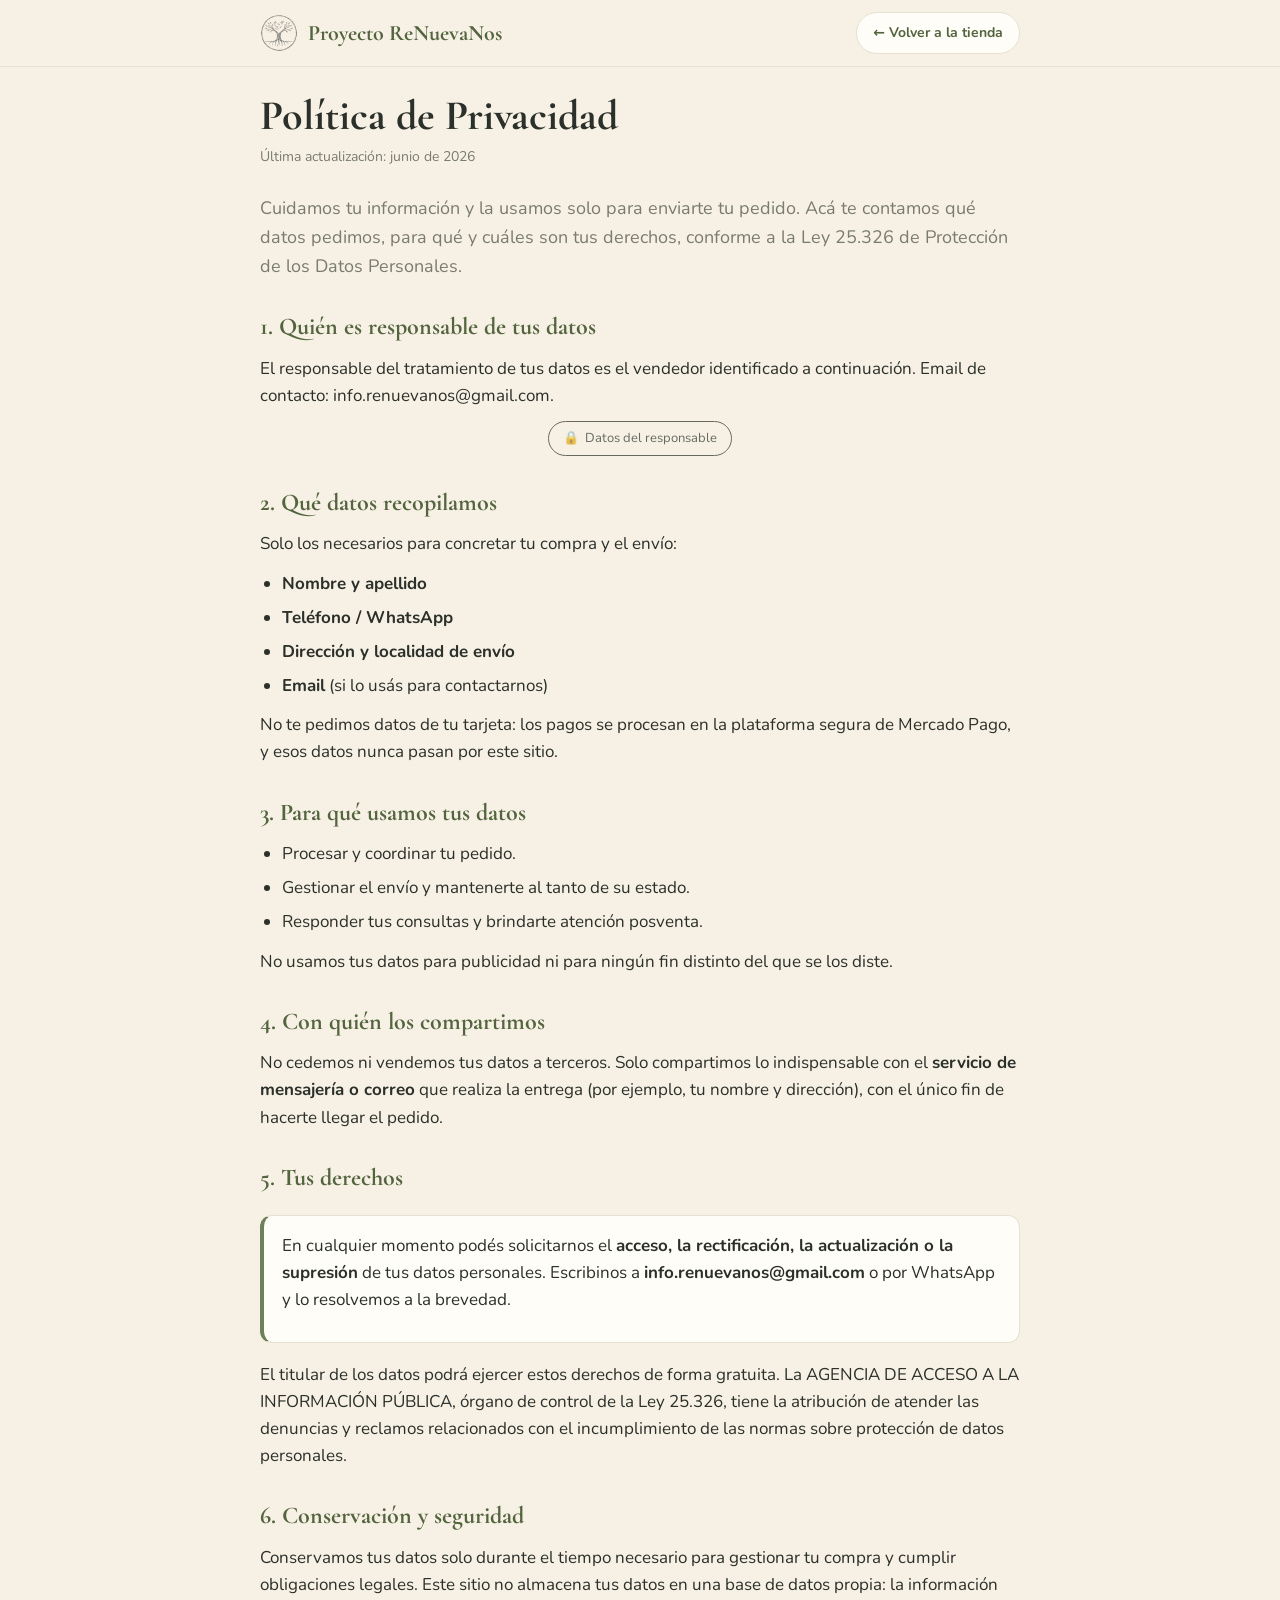
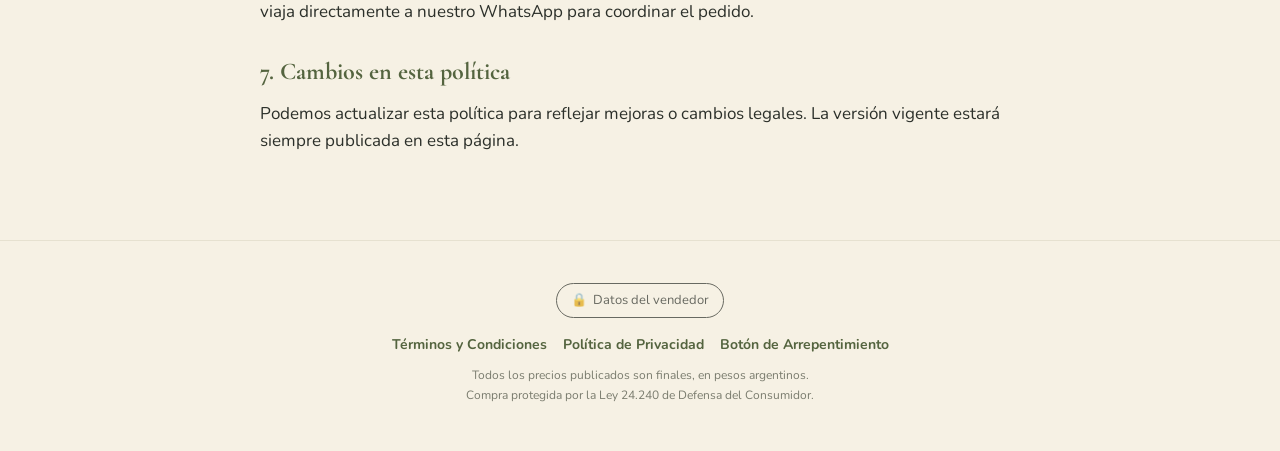
<file: politica-de-privacidad.html>
<!DOCTYPE html>
<html lang="es">
<head>
<meta charset="UTF-8">
<meta name="viewport" content="width=device-width, initial-scale=1.0">
<meta name="theme-color" content="#6f7f5a">
<title>Política de Privacidad — Proyecto ReNuevaNos</title>
<link rel="icon" href="icon-512.png">
<link href="https://fonts.googleapis.com/css2?family=Cormorant+Garamond:wght@500;600;700&family=Nunito:wght@400;500;600;700;800&display=swap" rel="stylesheet">
<link rel="stylesheet" href="legal.css">
</head>
<body class="legal">

<header class="legal-header">
  <div class="inner">
    <a class="home" href="index.html"><img src="logo-mini.png" alt=""> Proyecto ReNuevaNos</a>
    <a class="back" href="index.html">← Volver a la tienda</a>
  </div>
</header>

<main class="legal-page">
  <h1>Política de Privacidad</h1>
  <p class="updated">Última actualización: junio de 2026</p>

  <p class="lead">Cuidamos tu información y la usamos solo para enviarte tu pedido.
  Acá te contamos qué datos pedimos, para qué y cuáles son tus derechos, conforme a la
  Ley 25.326 de Protección de los Datos Personales.</p>

  <h2>1. Quién es responsable de tus datos</h2>
  <p>El responsable del tratamiento de tus datos es el vendedor identificado
  a continuación. Email de contacto: <span data-legal="email"></span>.</p>

  <details class="legal-details">
    <summary>Datos del responsable</summary>
    <div class="legal-datos">
      Titular: <b><span data-legal="titular"></span></b><br>
      CUIT: <span data-legal="cuit"></span><br>
      Domicilio: <span data-legal="domicilio"></span>, <span data-legal="localidad"></span>
    </div>
  </details>

  <h2>2. Qué datos recopilamos</h2>
  <p>Solo los necesarios para concretar tu compra y el envío:</p>
  <ul>
    <li><b>Nombre y apellido</b></li>
    <li><b>Teléfono / WhatsApp</b></li>
    <li><b>Dirección y localidad de envío</b></li>
    <li><b>Email</b> (si lo usás para contactarnos)</li>
  </ul>
  <p>No te pedimos datos de tu tarjeta: los pagos se procesan en la plataforma segura de
  Mercado Pago, y esos datos nunca pasan por este sitio.</p>

  <h2>3. Para qué usamos tus datos</h2>
  <ul>
    <li>Procesar y coordinar tu pedido.</li>
    <li>Gestionar el envío y mantenerte al tanto de su estado.</li>
    <li>Responder tus consultas y brindarte atención posventa.</li>
  </ul>
  <p>No usamos tus datos para publicidad ni para ningún fin distinto del que se los diste.</p>

  <h2>4. Con quién los compartimos</h2>
  <p>No cedemos ni vendemos tus datos a terceros. Solo compartimos lo indispensable con el
  <b>servicio de mensajería o correo</b> que realiza la entrega (por ejemplo, tu nombre y
  dirección), con el único fin de hacerte llegar el pedido.</p>

  <h2>5. Tus derechos</h2>
  <div class="callout">
    <p>En cualquier momento podés solicitarnos el <b>acceso, la rectificación, la actualización
    o la supresión</b> de tus datos personales. Escribinos a
    <b><span data-legal="email"></span></b> o por WhatsApp y lo resolvemos a la brevedad.</p>
  </div>
  <p>El titular de los datos podrá ejercer estos derechos de forma gratuita. La AGENCIA DE
  ACCESO A LA INFORMACIÓN PÚBLICA, órgano de control de la Ley 25.326, tiene la atribución de
  atender las denuncias y reclamos relacionados con el incumplimiento de las normas sobre
  protección de datos personales.</p>

  <h2>6. Conservación y seguridad</h2>
  <p>Conservamos tus datos solo durante el tiempo necesario para gestionar tu compra y cumplir
  obligaciones legales. Este sitio no almacena tus datos en una base de datos propia: la
  información viaja directamente a nuestro WhatsApp para coordinar el pedido.</p>

  <h2>7. Cambios en esta política</h2>
  <p>Podemos actualizar esta política para reflejar mejoras o cambios legales. La versión vigente
  estará siempre publicada en esta página.</p>

</main>

<footer style="border-top:1px solid var(--line);padding:24px 22px 46px;margin-top:24px;">
  <div class="pie-legal" id="pie-legal"></div>
</footer>

<script src="productos.js"></script>
<script src="pie-legal.js"></script>
</body>
</html>
</file>
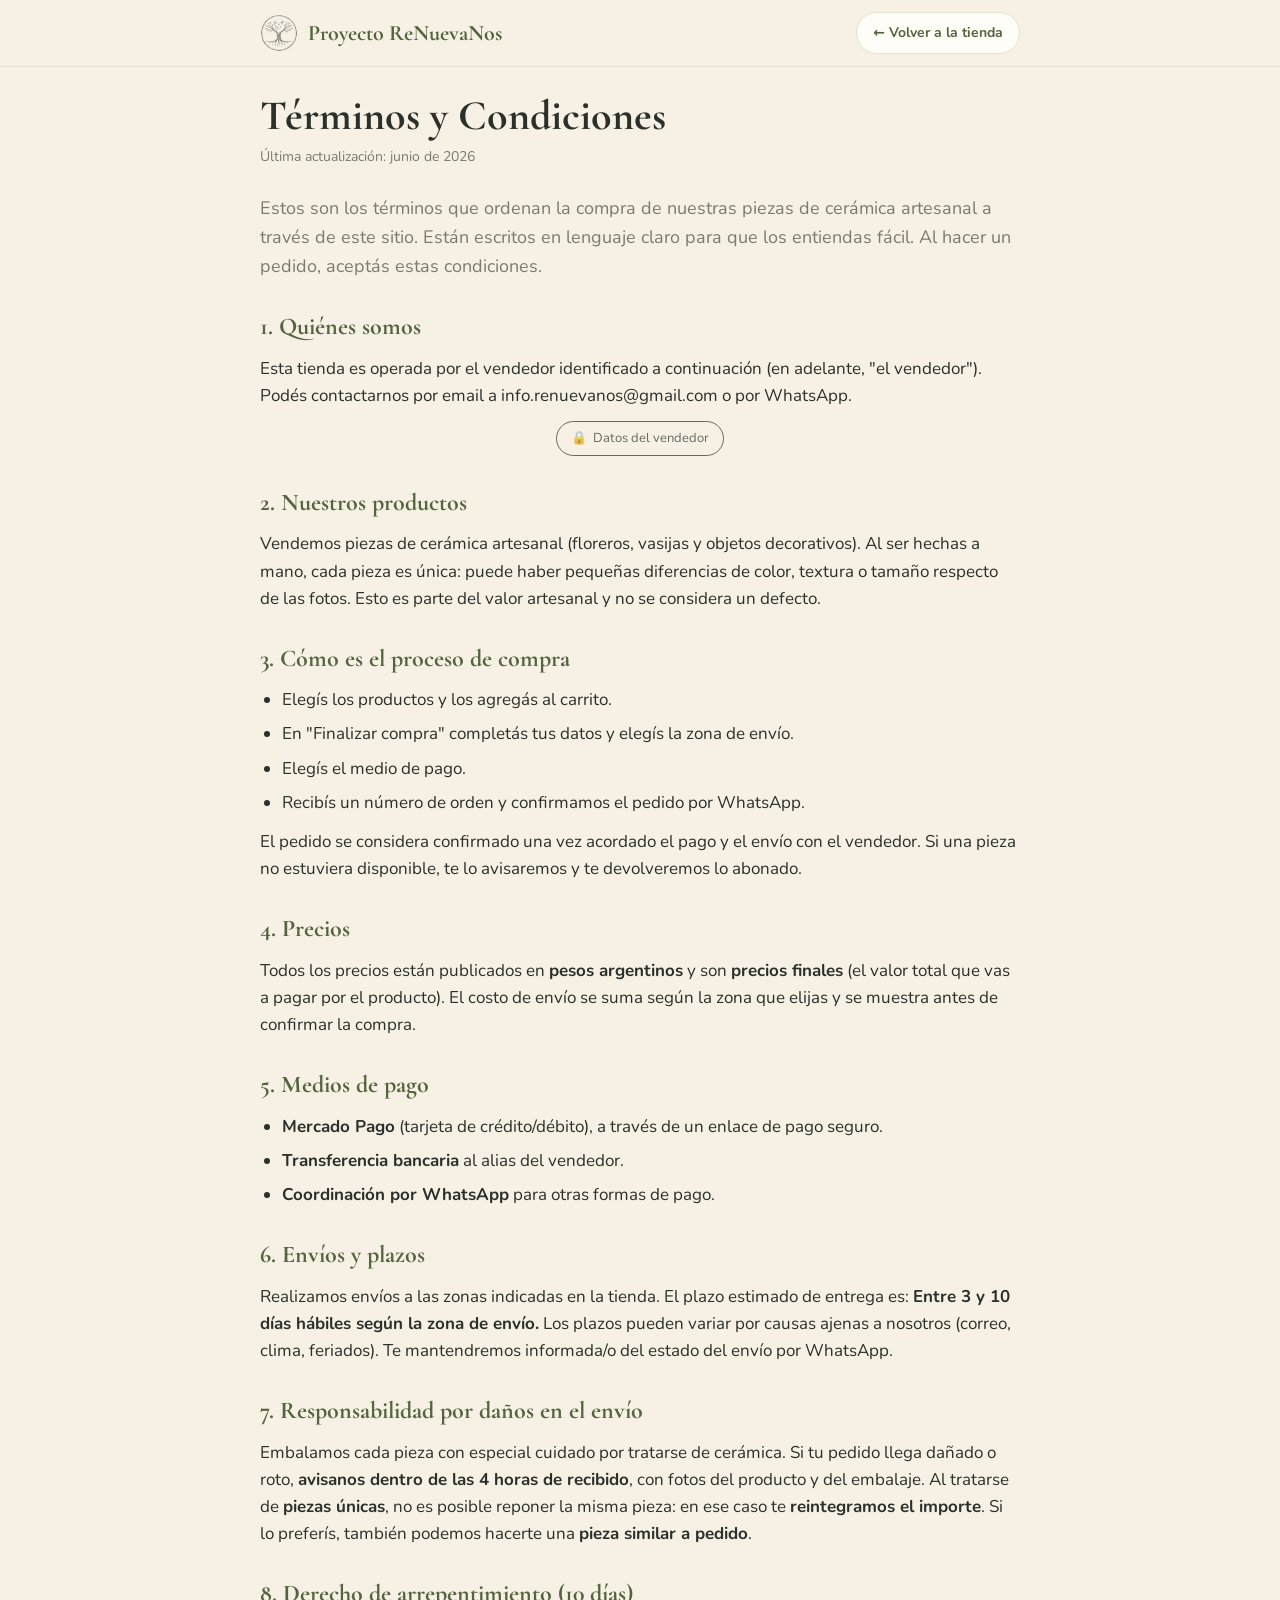
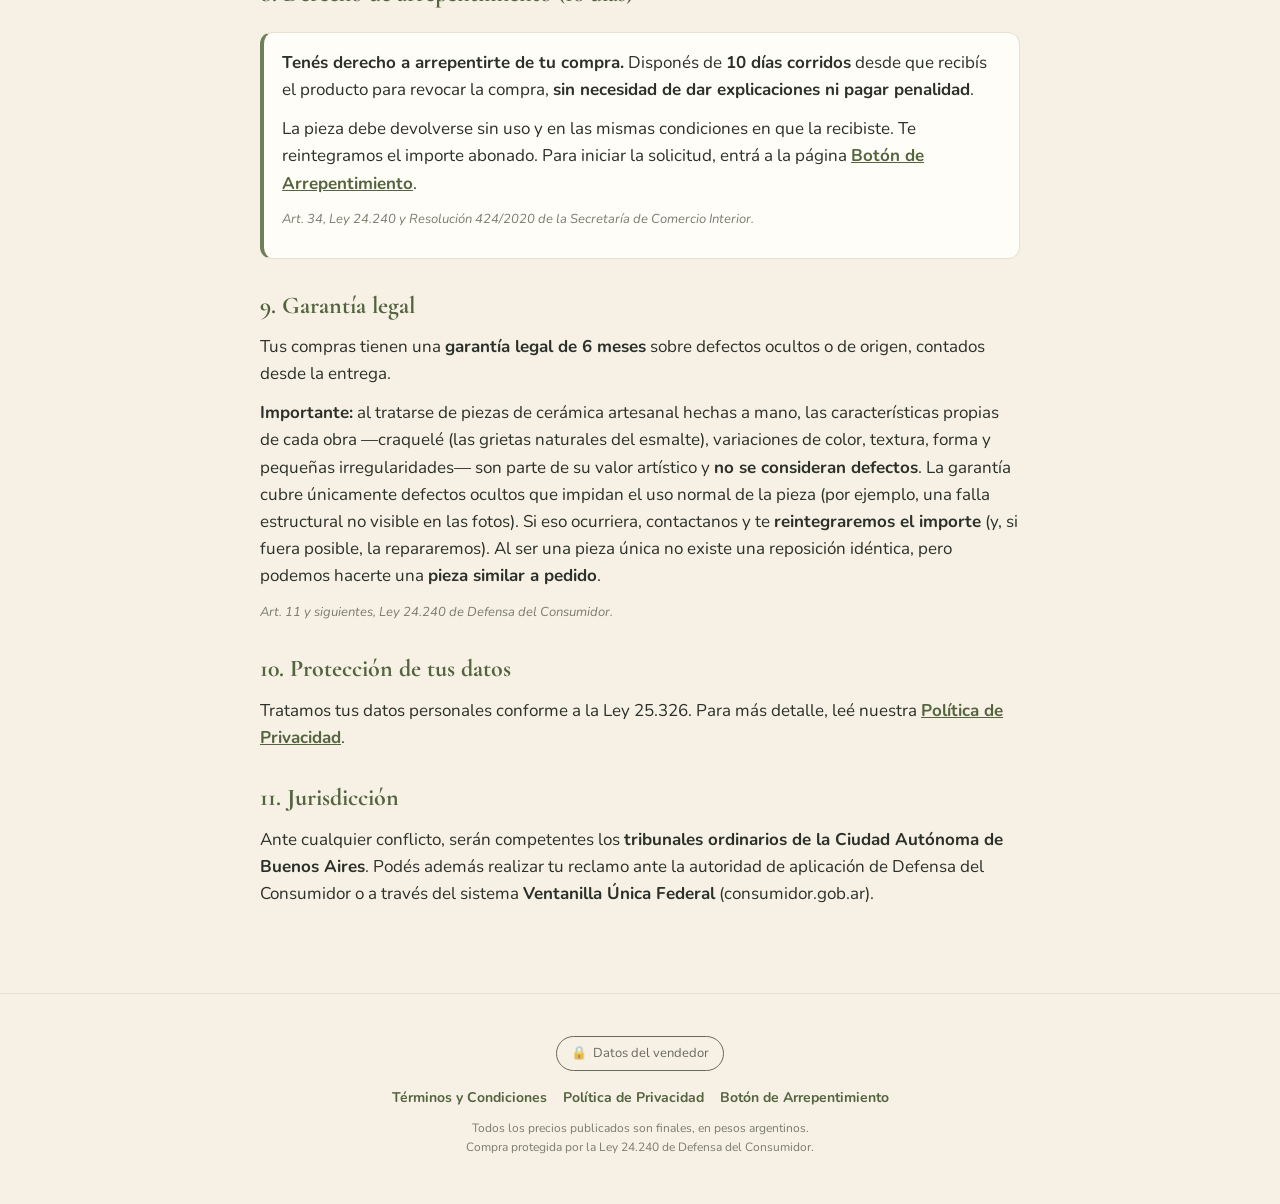
<file: terminos-y-condiciones.html>
<!DOCTYPE html>
<html lang="es">
<head>
<meta charset="UTF-8">
<meta name="viewport" content="width=device-width, initial-scale=1.0">
<meta name="theme-color" content="#6f7f5a">
<title>Términos y Condiciones — Proyecto ReNuevaNos</title>
<link rel="icon" href="icon-512.png">
<link href="https://fonts.googleapis.com/css2?family=Cormorant+Garamond:wght@500;600;700&family=Nunito:wght@400;500;600;700;800&display=swap" rel="stylesheet">
<link rel="stylesheet" href="legal.css">
</head>
<body class="legal">

<header class="legal-header">
  <div class="inner">
    <a class="home" href="index.html"><img src="logo-mini.png" alt=""> Proyecto ReNuevaNos</a>
    <a class="back" href="index.html">← Volver a la tienda</a>
  </div>
</header>

<main class="legal-page">
  <h1>Términos y Condiciones</h1>
  <p class="updated">Última actualización: junio de 2026</p>

  <p class="lead">Estos son los términos que ordenan la compra de nuestras piezas de
  cerámica artesanal a través de este sitio. Están escritos en lenguaje claro para que
  los entiendas fácil. Al hacer un pedido, aceptás estas condiciones.</p>

  <h2>1. Quiénes somos</h2>
  <p>Esta tienda es operada por el vendedor identificado a continuación
  (en adelante, "el vendedor"). Podés contactarnos por email a
  <span data-legal="email"></span> o por WhatsApp.</p>

  <details class="legal-details">
    <summary>Datos del vendedor</summary>
    <div class="legal-datos">
      Titular: <b><span data-legal="titular"></span></b><br>
      CUIT: <span data-legal="cuit"></span><br>
      Domicilio: <span data-legal="domicilio"></span>, <span data-legal="localidad"></span>
    </div>
  </details>

  <h2>2. Nuestros productos</h2>
  <p>Vendemos piezas de cerámica artesanal (floreros, vasijas y objetos decorativos).
  Al ser hechas a mano, cada pieza es única: puede haber pequeñas diferencias de color,
  textura o tamaño respecto de las fotos. Esto es parte del valor artesanal y no se
  considera un defecto.</p>

  <h2>3. Cómo es el proceso de compra</h2>
  <ul>
    <li>Elegís los productos y los agregás al carrito.</li>
    <li>En "Finalizar compra" completás tus datos y elegís la zona de envío.</li>
    <li>Elegís el medio de pago.</li>
    <li>Recibís un número de orden y confirmamos el pedido por WhatsApp.</li>
  </ul>
  <p>El pedido se considera confirmado una vez acordado el pago y el envío con el vendedor.
  Si una pieza no estuviera disponible, te lo avisaremos y te devolveremos lo abonado.</p>

  <h2>4. Precios</h2>
  <p>Todos los precios están publicados en <b>pesos argentinos</b> y son
  <b>precios finales</b> (el valor total que vas a pagar por el producto). El costo de envío
  se suma según la zona que elijas y se muestra antes de confirmar la compra.</p>

  <h2>5. Medios de pago</h2>
  <ul>
    <li><b>Mercado Pago</b> (tarjeta de crédito/débito), a través de un enlace de pago seguro.</li>
    <li><b>Transferencia bancaria</b> al alias del vendedor.</li>
    <li><b>Coordinación por WhatsApp</b> para otras formas de pago.</li>
  </ul>

  <h2>6. Envíos y plazos</h2>
  <p>Realizamos envíos a las zonas indicadas en la tienda. El plazo estimado de entrega es:
  <b><span data-legal="plazoEntrega"></span></b> Los plazos pueden variar por causas ajenas a
  nosotros (correo, clima, feriados). Te mantendremos informada/o del estado del envío por WhatsApp.</p>

  <h2>7. Responsabilidad por daños en el envío</h2>
  <p>Embalamos cada pieza con especial cuidado por tratarse de cerámica. Si tu pedido llega
  dañado o roto, <b>avisanos dentro de las 4 horas de recibido</b>, con fotos del producto y
  del embalaje. Al tratarse de <b>piezas únicas</b>, no es posible reponer la misma pieza: en ese
  caso te <b>reintegramos el importe</b>. Si lo preferís, también podemos hacerte una <b>pieza
  similar a pedido</b>.</p>

  <h2>8. Derecho de arrepentimiento (10 días)</h2>
  <div class="callout">
    <p><b>Tenés derecho a arrepentirte de tu compra.</b> Disponés de <b>10 días corridos</b>
    desde que recibís el producto para revocar la compra, <b>sin necesidad de dar explicaciones
    ni pagar penalidad</b>.</p>
    <p>La pieza debe devolverse sin uso y en las mismas condiciones en que la recibiste.
    Te reintegramos el importe abonado. Para iniciar la solicitud, entrá a la página
    <a href="boton-de-arrepentimiento.html">Botón de Arrepentimiento</a>.</p>
    <p class="lawref">Art. 34, Ley 24.240 y Resolución 424/2020 de la Secretaría de Comercio
    Interior.</p>
  </div>

  <h2>9. Garantía legal</h2>
  <p>Tus compras tienen una <b>garantía legal de <span data-legal="garantiaMeses"></span> meses</b>
  sobre defectos ocultos o de origen, contados desde la entrega.</p>
  <p><b>Importante:</b> al tratarse de piezas de cerámica artesanal hechas a mano, las
  características propias de cada obra —craquelé (las grietas naturales del esmalte), variaciones
  de color, textura, forma y pequeñas irregularidades— son parte de su valor artístico y
  <b>no se consideran defectos</b>. La garantía cubre únicamente defectos ocultos que impidan el
  uso normal de la pieza (por ejemplo, una falla estructural no visible en las fotos). Si eso
  ocurriera, contactanos y te <b>reintegraremos el importe</b> (y, si fuera posible, la repararemos).
  Al ser una pieza única no existe una reposición idéntica, pero podemos hacerte una
  <b>pieza similar a pedido</b>.</p>
  <p class="lawref">Art. 11 y siguientes, Ley 24.240 de Defensa del Consumidor.</p>

  <h2>10. Protección de tus datos</h2>
  <p>Tratamos tus datos personales conforme a la Ley 25.326. Para más detalle, leé nuestra
  <a href="politica-de-privacidad.html">Política de Privacidad</a>.</p>

  <h2>11. Jurisdicción</h2>
  <p>Ante cualquier conflicto, serán competentes los <b>tribunales ordinarios de la Ciudad
  Autónoma de Buenos Aires</b>. Podés además realizar tu reclamo ante la autoridad de aplicación
  de Defensa del Consumidor o a través del sistema <b>Ventanilla Única Federal</b>
  (consumidor.gob.ar).</p>

</main>

<footer style="border-top:1px solid var(--line);padding:24px 22px 46px;margin-top:24px;">
  <div class="pie-legal" id="pie-legal"></div>
</footer>

<script src="productos.js"></script>
<script src="pie-legal.js"></script>
</body>
</html>
</file>
<file: legal.css>
/* ==========================================================================
   Estilos compartidos: pie legal del sitio + páginas legales
   (Usa la misma paleta verde oliva / crema de la tienda)
   ========================================================================== */
:root{
  --bg:#f6f1e4; --surface:#fffdf7; --ink:#2c302a; --soft:#7a7c6e;
  --line:#e6e1d0; --clay:#6f7f5a; --clay-dk:#54643f; --gold:#c2a662;
  --r:16px; --shadow:0 6px 24px rgba(60,40,20,.08);
}

/* ── Pie legal (aparece en todas las páginas) ── */
.pie-legal{max-width:760px;margin:18px auto 0;text-align:left;}
.pie-legal .legal-datos{background:var(--surface);border:1px solid var(--line);border-radius:14px;padding:16px 18px;font-size:13px;line-height:1.7;color:var(--soft);}
.pie-legal .legal-title{font-family:'Cormorant Garamond',serif;font-size:18px;font-weight:700;color:var(--clay-dk);margin-bottom:6px;}
.pie-legal .legal-datos b{color:var(--ink);}
.pie-legal .legal-datos a{color:var(--clay-dk);font-weight:700;text-decoration:none;}
.pie-legal .pend{color:#b06a2c;font-style:italic;}
.pie-legal .legal-links{display:flex;flex-wrap:wrap;justify-content:center;gap:8px 16px;margin:16px 0 10px;}
.pie-legal .legal-links a{color:var(--clay-dk);font-weight:700;text-decoration:none;font-size:14px;}
.pie-legal .legal-links a:hover{text-decoration:underline;}
.pie-legal .legal-iva{text-align:center;font-size:12px;color:var(--soft);line-height:1.6;}

/* ── Páginas legales (T&C, privacidad, arrepentimiento) ── */
body.legal{background:var(--bg);color:var(--ink);font-family:'Nunito',system-ui,sans-serif;font-size:17px;line-height:1.6;margin:0;-webkit-text-size-adjust:100%;}
.legal-header{position:sticky;top:0;z-index:10;background:rgba(246,241,228,.95);backdrop-filter:blur(8px);border-bottom:1px solid var(--line);}
.legal-header .inner{max-width:760px;margin:0 auto;padding:12px 22px;display:flex;align-items:center;gap:12px;}
.legal-header img{width:38px;height:38px;}
.legal-header a.home{display:flex;align-items:center;gap:10px;text-decoration:none;color:var(--clay-dk);font-family:'Cormorant Garamond',serif;font-size:22px;font-weight:700;}
.legal-header .back{margin-left:auto;font-size:14px;font-weight:700;color:var(--clay-dk);text-decoration:none;background:var(--surface);border:1px solid var(--line);padding:9px 16px;border-radius:50px;}
.legal-page{max-width:760px;margin:0 auto;padding:26px 22px 50px;}
.legal-page h1{font-family:'Cormorant Garamond',serif;font-size:clamp(30px,6vw,42px);font-weight:700;color:var(--ink);line-height:1.1;margin:0 0 6px;}
.legal-page .updated{color:var(--soft);font-size:14px;margin-bottom:26px;}
.legal-page h2{font-family:'Cormorant Garamond',serif;font-size:24px;font-weight:700;color:var(--clay-dk);margin:28px 0 8px;}
.legal-page p{margin:0 0 12px;}
.legal-page ul{margin:0 0 12px;padding-left:22px;}
.legal-page li{margin-bottom:7px;}
.legal-page a{color:var(--clay-dk);font-weight:700;}
.legal-page .lead{font-size:18px;color:var(--soft);margin-bottom:22px;}
.legal-page .callout{background:var(--surface);border:1px solid var(--line);border-left:4px solid var(--clay);border-radius:12px;padding:16px 18px;margin:18px 0;}
.legal-page .callout b{color:var(--ink);}
.legal-page .lawref{font-size:13px;color:var(--soft);font-style:italic;}

/* Botones reutilizables en páginas legales */
.lbtn{display:inline-flex;align-items:center;justify-content:center;gap:8px;padding:15px 22px;border-radius:14px;font-size:16px;font-weight:800;text-decoration:none;border:none;cursor:pointer;font-family:inherit;width:100%;box-sizing:border-box;}
.lbtn-wa{background:#25d366;color:#fff;}
.lbtn-mail{background:var(--clay);color:#fff;}
.lbtn-ghost{background:var(--surface);color:var(--ink);border:1.5px solid var(--line);}
.lbtn + .lbtn{margin-top:10px;}

/* Formulario (página de arrepentimiento) */
.lfield{margin-bottom:14px;}
.lfield label{display:block;font-weight:700;font-size:15px;margin-bottom:6px;}
.lfield input,.lfield textarea{width:100%;padding:13px 15px;border:1.5px solid var(--line);border-radius:12px;font-family:inherit;font-size:16px;background:var(--surface);color:var(--ink);box-sizing:border-box;}
.lfield input:focus,.lfield textarea:focus{outline:none;border-color:var(--clay);}
.lfield textarea{resize:vertical;min-height:70px;}
</file>
